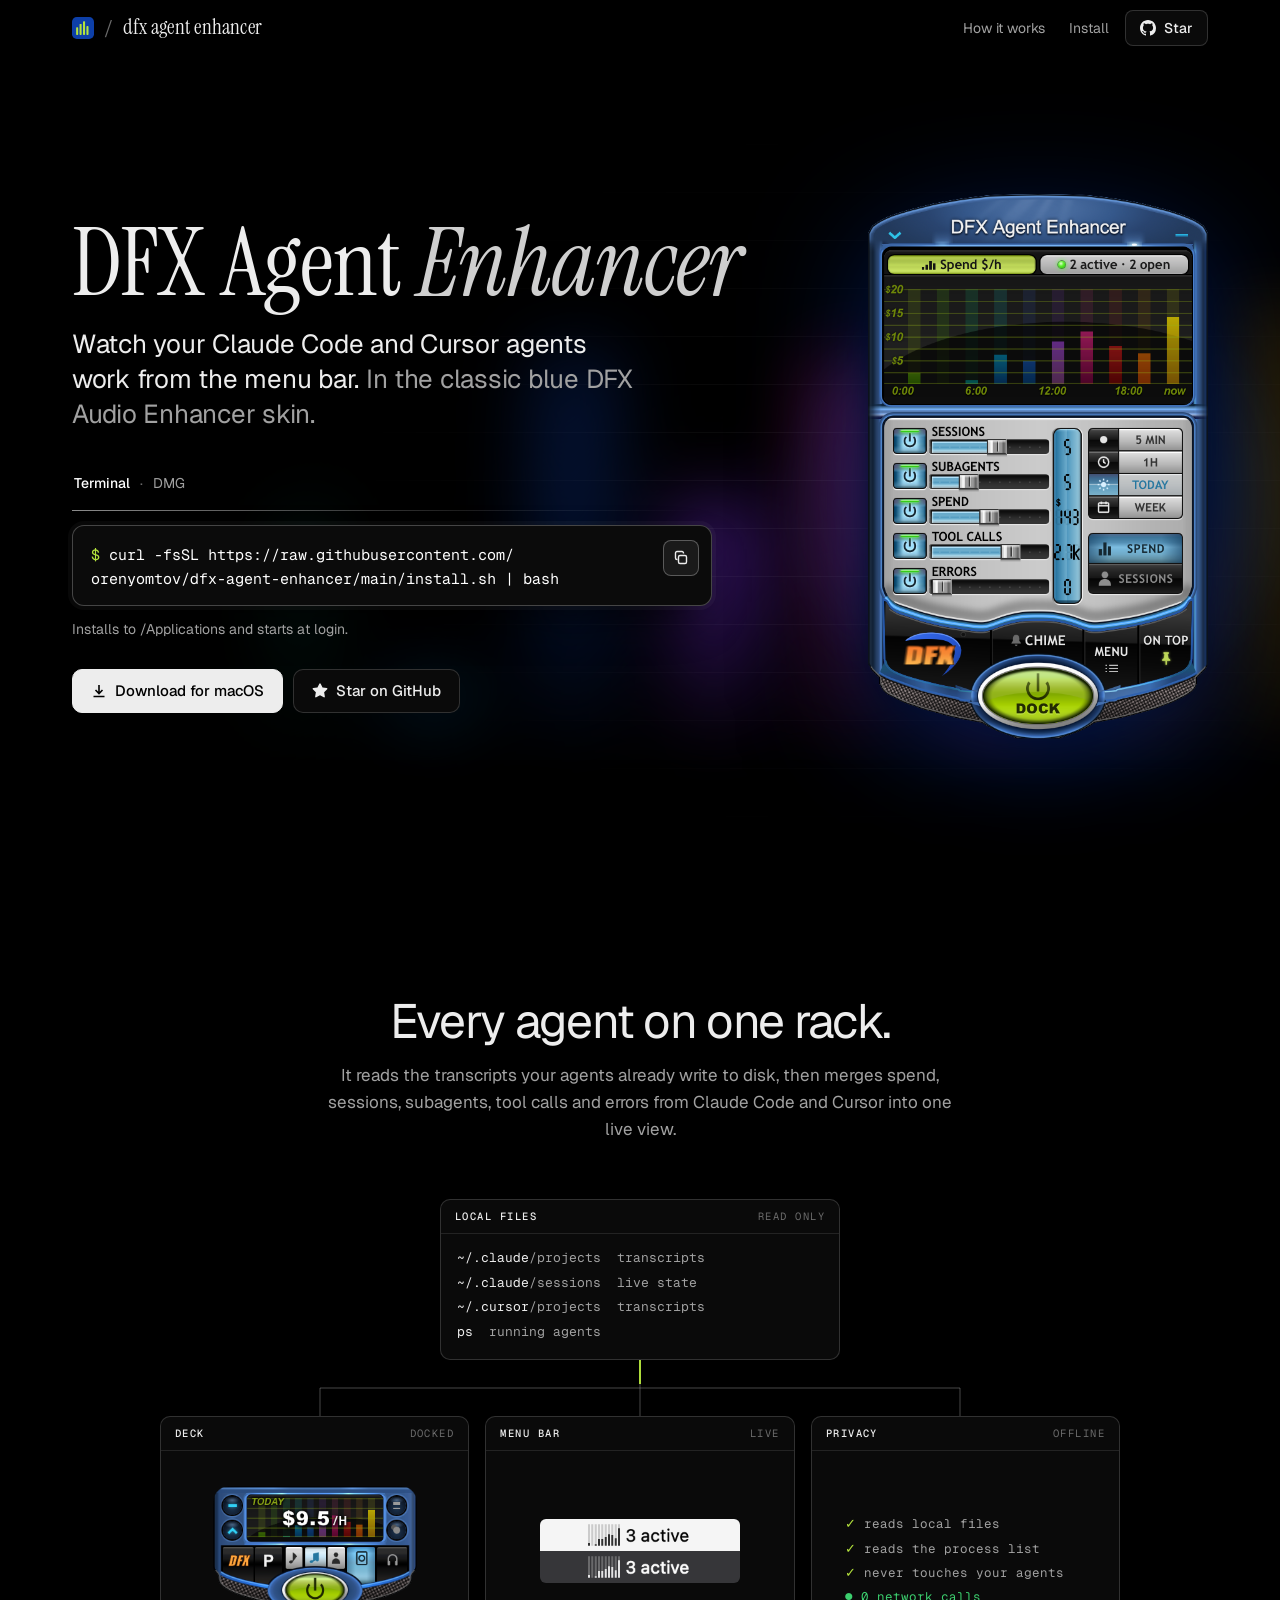
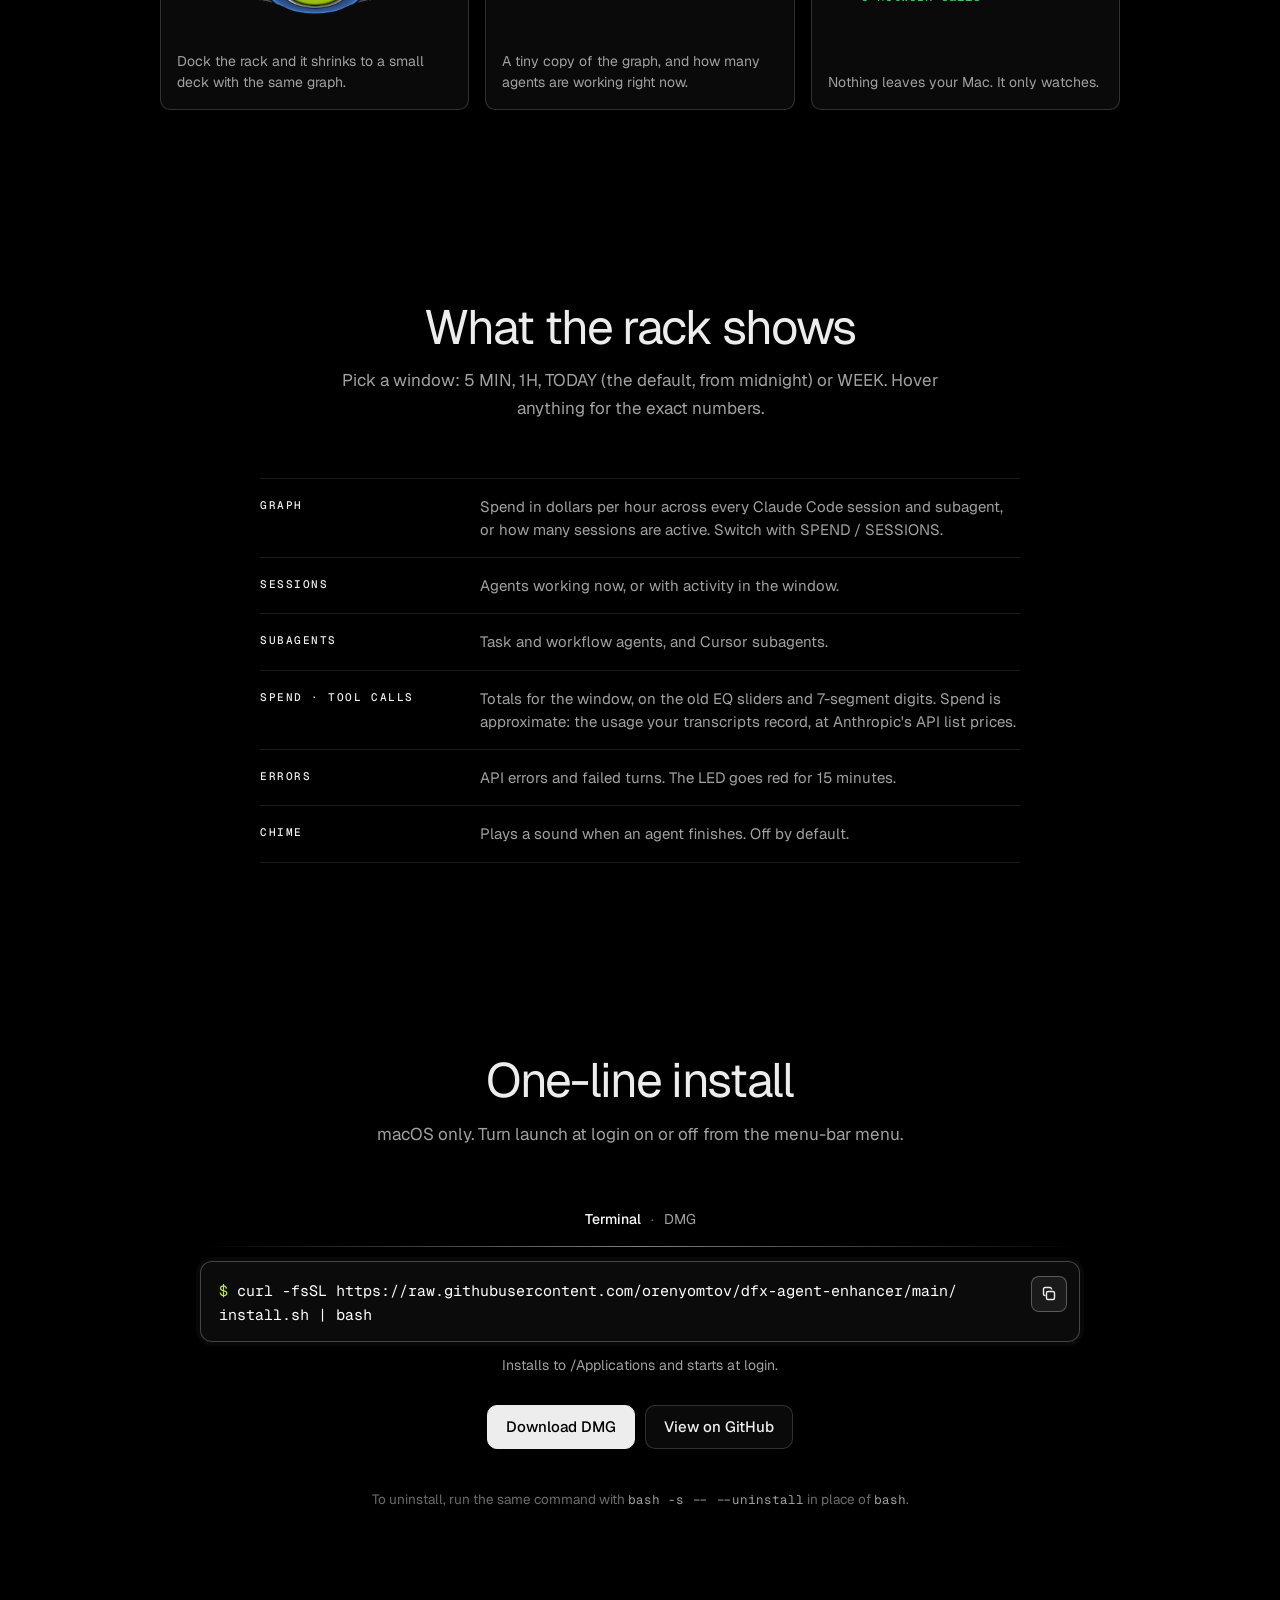
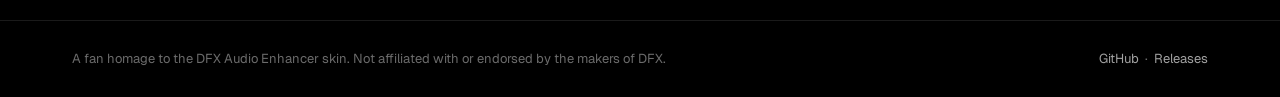
<file: docs/index.html>
<!doctype html>
<html lang="en">
<head>
<meta charset="utf-8">
<meta name="viewport" content="width=device-width, initial-scale=1, viewport-fit=cover">
<title>DFX Agent Enhancer</title>
<meta name="description" content="A macOS menu-bar widget that shows your Claude Code and Cursor agents at work, in the skin of the classic DFX Audio Enhancer.">
<meta name="theme-color" content="#000000">
<link rel="icon" href="favicon.svg" type="image/svg+xml">
<link rel="apple-touch-icon" href="apple-touch-icon.png">
<link rel="canonical" href="https://orenyomtov.github.io/dfx-agent-enhancer/">
<meta property="og:type" content="website">
<meta property="og:site_name" content="DFX Agent Enhancer">
<meta property="og:title" content="DFX Agent Enhancer">
<meta property="og:description" content="Your Claude Code and Cursor agents, live in your menu bar, in the classic blue DFX skin.">
<meta property="og:url" content="https://orenyomtov.github.io/dfx-agent-enhancer/">
<meta property="og:image" content="https://orenyomtov.github.io/dfx-agent-enhancer/og.png">
<meta property="og:image:width" content="1200">
<meta property="og:image:height" content="630">
<meta property="og:image:alt" content="The DFX Agent Enhancer rack showing today's agent spend in dollars per hour">
<meta name="twitter:card" content="summary_large_image">
<meta name="twitter:title" content="DFX Agent Enhancer">
<meta name="twitter:description" content="Your Claude Code and Cursor agents, live in your menu bar, in the classic blue DFX skin.">
<meta name="twitter:image" content="https://orenyomtov.github.io/dfx-agent-enhancer/og.png">
<link rel="preconnect" href="https://fonts.googleapis.com">
<link rel="preconnect" href="https://fonts.gstatic.com" crossorigin>
<link href="https://fonts.googleapis.com/css2?family=Geist:wght@300;400;500;600&family=Geist+Mono:wght@400;500&family=Instrument+Serif:ital@0;1&display=swap" rel="stylesheet">
<style>
:root {
  --bg: #000;
  --fg: #ededed;
  --muted: #a1a1a1;
  --dim: #6b6b6b;
  --line: rgba(255,255,255,.1);
  --line2: rgba(255,255,255,.16);
  --card: #0a0a0a;
  --lime: #b4e33d;
  --sans: "Geist", ui-sans-serif, system-ui, -apple-system, sans-serif;
  --mono: "Geist Mono", ui-monospace, SFMono-Regular, Menlo, monospace;
  --serif: "Instrument Serif", ui-serif, Georgia, serif;
  --pad: 16px;
}
@media (min-width: 768px) { :root { --pad: 32px; } }
* { box-sizing: border-box; }
html { -webkit-text-size-adjust: 100%; }
body {
  margin: 0; background: var(--bg); color: var(--fg);
  font: 400 16px/1.6 var(--sans);
  -webkit-font-smoothing: antialiased; -moz-osx-font-smoothing: grayscale;
  overflow-x: hidden;
}
a { color: inherit; text-decoration: none; }
img { display: block; max-width: 100%; height: auto; }
.wrap { max-width: 1200px; margin: 0 auto; padding: 0 var(--pad); }

/* nav */
nav {
  position: fixed; inset: 0 0 auto 0; z-index: 10;
  background: rgba(0,0,0,.6); backdrop-filter: saturate(160%) blur(12px); -webkit-backdrop-filter: saturate(160%) blur(12px);
  border-bottom: 1px solid transparent; transition: border-color .3s;
}
nav.scrolled { border-bottom-color: var(--line); }
nav .wrap { height: 56px; display: flex; align-items: center; gap: 12px; }
.brand { display: flex; align-items: center; gap: 10px; font-family: var(--serif); font-size: 21px; letter-spacing: .01em; }
.brand svg { width: 22px; height: 22px; }
.brand .slash { color: var(--dim); font-family: var(--sans); font-weight: 300; font-size: 20px; }
.navlinks { margin-left: auto; display: flex; align-items: center; gap: 8px; }
.navlink { color: var(--muted); font-size: 14px; padding: 6px 8px; transition: color .2s; }
.navlink:hover { color: var(--fg); }
@media (max-width: 560px) { .navlink.hide-sm, .brand .name-long { display: none; } }

.btn {
  display: inline-flex; align-items: center; justify-content: center; gap: 8px;
  height: 36px; padding: 0 14px; border-radius: 8px; font: 500 14px/1 var(--sans);
  border: 1px solid var(--line2); background: #0a0a0a; color: var(--fg);
  transition: background .2s, border-color .2s, transform .2s; white-space: nowrap;
}
.btn:hover { background: #161616; border-color: rgba(255,255,255,.28); }
.btn:active { transform: scale(.98); }
.btn svg { width: 16px; height: 16px; flex: none; }
.btn.primary { background: var(--fg); color: #000; border-color: var(--fg); }
.btn.primary:hover { background: #fff; }
.btn.lg { height: 44px; padding: 0 18px; font-size: 15px; border-radius: 10px; }
.count { font-family: var(--mono); font-size: 12px; color: var(--muted); padding-left: 8px; margin-left: 2px; border-left: 1px solid var(--line2); }
.count[hidden] { display: none; }

/* hero */
.hero::after { content: ""; position: absolute; inset: auto 0 0 0; height: 140px; z-index: 1; background: linear-gradient(transparent, var(--bg) 90%); pointer-events: none; }
.hero { position: relative; min-height: min(100svh, 940px); display: flex; align-items: center; padding: 104px 0 72px; overflow: hidden; isolation: isolate; }
#spectrum {
  position: absolute; left: -6%; top: -6%; width: 112%; height: 112%; z-index: -2;
  filter: blur(36px) saturate(140%); opacity: .55;
  -webkit-mask-image: radial-gradient(ellipse 70% 75% at 70% 75%, #000 20%, transparent 75%);
          mask-image: radial-gradient(ellipse 70% 75% at 70% 75%, #000 20%, transparent 75%);
}
.grid-lines {
  position: absolute; inset: 0; z-index: -1; pointer-events: none;
  background-image: linear-gradient(to bottom, rgba(255,255,255,.055) 1px, transparent 1px);
  background-size: 100% 48px;
  -webkit-mask-image: radial-gradient(ellipse 60% 60% at 70% 55%, #000 10%, transparent 70%);
          mask-image: radial-gradient(ellipse 60% 60% at 70% 55%, #000 10%, transparent 70%);
}
.hero-grid { display: grid; grid-template-columns: minmax(0, 1fr) auto; gap: 64px; align-items: center; width: 100%; }
h1 { margin: 0 0 20px; font: 400 clamp(56px, 7.4vw, 104px)/.92 var(--serif); letter-spacing: -.01em; }
h1 em { font-style: italic; color: #cfcfcf; }
.lede { margin: 0 0 36px; font-size: clamp(20px, 2.1vw, 26px); line-height: 1.35; font-weight: 400; color: var(--fg); max-width: 22em; letter-spacing: -.01em; }
.lede span { color: var(--muted); }

/* install block, in the spirit of vgpu's tabbed install */
.install { max-width: 640px; }
.tabs { display: flex; align-items: center; gap: 2px; font-size: 14px; margin-bottom: 12px; }
.tab { background: none; border: 0; padding: 4px 2px; font: inherit; color: var(--muted); cursor: pointer; transition: color .2s; }
.tab:hover { color: var(--fg); }
.tab[aria-selected="true"] { color: #fff; font-weight: 500; }
.tabs .dot { color: var(--dim); padding: 0 6px; }
.rule { height: 1px; background: linear-gradient(90deg, rgba(255,255,255,.55), rgba(255,255,255,.12) 60%, transparent); margin-bottom: 14px; }
.panes { position: relative; }
.pane[hidden] { display: none; }
.cmd {
  display: flex; align-items: flex-start; gap: 12px;
  font: 400 15px/1.6 var(--mono); color: #fff;
  background: #0b0b0b; border: 1px solid rgba(255,255,255,.24); border-radius: 12px;
  padding: 14px 12px 14px 18px;
  box-shadow: 0 0 0 4px rgba(255,255,255,.03), 0 20px 50px -20px rgba(0,0,0,.9);
}
.cmd code { flex: 1; min-width: 0; white-space: pre-wrap; overflow-wrap: anywhere; padding-top: 3px; font: inherit; }
.cmd .nw { white-space: nowrap; }
.cmd .ps { color: var(--lime); user-select: none; -webkit-user-select: none; }
.copy {
  flex: none; width: 36px; height: 36px; display: grid; place-items: center; border-radius: 8px;
  border: 1px solid rgba(255,255,255,.28); background: #1a1a1a; color: var(--fg); cursor: pointer;
  transition: color .2s, background .2s, border-color .2s;
}
.copy:hover { color: #fff; background: #262626; }
.copy svg { width: 16px; height: 16px; grid-area: 1/1; transition: opacity .2s, transform .2s; }
.copy .ok { opacity: 0; transform: scale(.6); color: var(--lime); }
.copy.done { border-color: rgba(180,227,61,.5); }
.copy.done .ic { opacity: 0; transform: scale(.6); }
.copy.done .ok { opacity: 1; transform: none; }
.note { margin: 12px 0 0; font-size: 14px; color: var(--muted); }
.note code { font: 13px var(--mono); color: var(--fg); }
.ctas { display: flex; flex-wrap: wrap; gap: 10px; margin-top: 28px; }

.rack { position: relative; width: 340px; }
.rack img { width: 100%; filter: drop-shadow(0 30px 60px rgba(0,40,140,.55)) drop-shadow(0 4px 12px rgba(0,0,0,.8)); animation: float 7s ease-in-out infinite; }
.rack::before {
  content: ""; position: absolute; inset: 12% -30% 0; z-index: -1;
  background: radial-gradient(closest-side, rgba(40,110,255,.35), transparent); filter: blur(10px);
}
@keyframes float { 50% { transform: translateY(-8px); } }

@media (max-width: 900px) {
  .hero { min-height: 0; padding: 96px 0 96px; text-align: center; }
  .hero + section { padding-top: 24px; }
  .hero-grid { grid-template-columns: 1fr; gap: 0; justify-items: center; }
  .hero-copy { display: contents; }
  .hero-copy .ctas { order: 2; margin-top: 36px; }
  .rack { order: 1; margin-top: 44px; }
  .lede { margin-left: auto; margin-right: auto; }
  .install { margin: 0 auto; text-align: left; width: 100%; }
  .tabs { justify-content: center; }
  .rule { background: linear-gradient(90deg, transparent, rgba(255,255,255,.5), transparent); }
  .note { text-align: center; }
  .ctas { justify-content: center; }
  .rack { width: min(272px, 74vw); }
  #spectrum { -webkit-mask-image: radial-gradient(ellipse 90% 45% at 50% 68%, #000 20%, transparent 75%); mask-image: radial-gradient(ellipse 90% 45% at 50% 68%, #000 20%, transparent 75%); }
  .grid-lines { -webkit-mask-image: radial-gradient(ellipse 80% 45% at 50% 78%, #000 10%, transparent 70%); mask-image: radial-gradient(ellipse 80% 45% at 50% 78%, #000 10%, transparent 70%); }
}
@media (max-width: 420px) {
  .cmd { font-size: 13px; padding-left: 14px; }
  .ctas .btn { flex: 1 1 100%; }
  .lede { font-size: 19px; }
}

/* sections */
section { padding: 96px 0; }
@media (max-width: 767px) { section { padding: 72px 0; } }
.head { text-align: center; max-width: 640px; margin: 0 auto 56px; }
h2 { margin: 0 0 14px; font: 400 clamp(32px, 4.4vw, 48px)/1.08 var(--sans); letter-spacing: -.035em; }
.head p { margin: 0; color: var(--muted); font-size: 17px; }

/* source -> outputs diagram */
.src {
  max-width: 400px; margin: 0 auto; border: 1px solid var(--line2); border-radius: 10px; background: var(--card);
  font: 13px/1.9 var(--mono); overflow: hidden;
}
.src .bar, .card .bar {
  display: flex; justify-content: space-between; gap: 8px; padding: 9px 14px; border-bottom: 1px solid var(--line);
  font: 500 10.5px/1.4 var(--mono); letter-spacing: .14em; text-transform: uppercase; color: var(--fg);
}
.bar .meta { color: var(--dim); font-weight: 400; }
.src ul { list-style: none; margin: 0; padding: 12px 16px 14px; color: var(--muted); }
.src li span { color: var(--fg); }
.tree { position: relative; height: 56px; max-width: 960px; margin: 0 auto; }
.tree svg { width: 100%; height: 100%; overflow: visible; }
.tree path { stroke: rgba(255,255,255,.28); stroke-width: 1; fill: none; vector-effect: non-scaling-stroke; }
.tree .pulse { stroke: var(--lime); stroke-width: 1.5; stroke-dasharray: 24 400; animation: flow 3.2s linear infinite; opacity: .9; }
@keyframes flow { from { stroke-dashoffset: 0; } to { stroke-dashoffset: -424; } }
.cards { display: grid; grid-template-columns: repeat(3, 1fr); gap: 16px; max-width: 960px; margin: 0 auto; }
.card { border: 1px solid var(--line2); border-radius: 10px; background: var(--card); overflow: hidden; display: flex; flex-direction: column; transition: border-color .3s, transform .3s; }
.card:hover { border-color: rgba(255,255,255,.3); transform: translateY(-2px); }
.card .body { flex: 1; display: grid; place-items: center; padding: 28px 18px; min-height: 200px; }
.card .cap { padding: 0 16px 16px; margin: 0; color: var(--muted); font-size: 14px; line-height: 1.5; }
.card .deck { width: 204px; }
.card .menubar { width: 200px; border-radius: 6px; }
.term { font: 12.5px/1.95 var(--mono); color: var(--muted); width: 100%; max-width: 240px; }
.term .ok { color: var(--lime); }
.term .g { color: #3ccf6e; }
@media (max-width: 860px) {
  .tree { display: none; }
  .src { margin-bottom: 16px; }
  .cards { grid-template-columns: 1fr; max-width: 400px; }
}

/* the rack, explained */
.explain { max-width: 760px; margin: 0 auto; }
.rows { list-style: none; margin: 0; padding: 0; border-top: 1px solid var(--line); }
.rows li { display: grid; grid-template-columns: 200px minmax(0, 1fr); gap: 20px; padding: 16px 0; border-bottom: 1px solid var(--line); }
.rows b { font: 500 11px/1.9 var(--mono); letter-spacing: .14em; text-transform: uppercase; color: var(--fg); }
.rows span { color: var(--muted); font-size: 15px; line-height: 1.55; }
@media (max-width: 860px) {
  .rows li { grid-template-columns: 1fr; gap: 4px; }
}

/* closing */
.closing { text-align: center; position: relative; }
.closing .install { margin: 0 auto; text-align: left; max-width: 880px; }
.closing .tabs { justify-content: center; }
.closing .rule { background: linear-gradient(90deg, transparent, rgba(255,255,255,.5), transparent); }
.closing .note { text-align: center; }
.closing .ctas { justify-content: center; }
.small { margin-top: 40px; color: var(--dim); font-size: 13.5px; }
.small code { font: 12.5px var(--mono); color: var(--muted); word-break: break-all; }

footer { border-top: 1px solid var(--line); padding: 28px 0 calc(28px + env(safe-area-inset-bottom)); color: var(--dim); font-size: 13px; }
footer .wrap { display: flex; flex-wrap: wrap; gap: 12px 24px; justify-content: space-between; }
footer a { color: var(--muted); }
footer a:hover { color: var(--fg); }

/* entrance */
/* entrance: content is always visible; motion is only an enhancement */
@media (prefers-reduced-motion: no-preference) {
  .rise { animation: rise .9s cubic-bezier(.2,.7,.2,1) both; }
  .d1 { animation-delay: .08s; } .d2 { animation-delay: .16s; } .d3 { animation-delay: .24s; } .d4 { animation-delay: .32s; }
  .reveal { transition: transform .8s cubic-bezier(.2,.7,.2,1); }
  .reveal.pre:not(.in) { transform: translateY(20px); }
}
@keyframes rise { from { transform: translateY(14px); } }
@media (prefers-reduced-motion: reduce) {
  .rack img, .tree .pulse { animation: none; }
}
</style>
</head>
<body>

<nav id="nav">
  <div class="wrap">
    <a class="brand" href="./" aria-label="DFX Agent Enhancer home">
      <svg viewBox="0 0 32 32" aria-hidden="true"><rect width="32" height="32" rx="7" fill="#0d3fa8"/><rect x="6" y="15" width="3" height="11" rx="1" fill="#b4e33d"/><rect x="11" y="10" width="3" height="16" rx="1" fill="#b4e33d"/><rect x="16" y="6" width="3" height="20" rx="1" fill="#b4e33d"/><rect x="21" y="13" width="3" height="13" rx="1" fill="#b4e33d"/></svg>
      <span class="slash">/</span><span>dfx<span class="name-long"> agent enhancer</span></span>
    </a>
    <div class="navlinks">
      <a class="navlink hide-sm" href="#how">How it works</a>
      <a class="navlink hide-sm" href="#install">Install</a>
      <a class="btn star" href="https://github.com/orenyomtov/dfx-agent-enhancer" aria-label="Star DFX Agent Enhancer on GitHub">
        <svg viewBox="0 0 16 16" fill="currentColor" aria-hidden="true"><path d="M8 0C3.58 0 0 3.58 0 8c0 3.54 2.29 6.53 5.47 7.59.4.07.55-.17.55-.38 0-.19-.01-.82-.01-1.49-2.01.37-2.53-.49-2.69-.94-.09-.23-.48-.94-.82-1.13-.28-.15-.68-.52-.01-.53.63-.01 1.08.58 1.23.82.72 1.21 1.87.87 2.33.66.07-.52.28-.87.51-1.07-1.78-.2-3.64-.89-3.64-3.95 0-.87.31-1.59.82-2.15-.08-.2-.36-1.02.08-2.12 0 0 .67-.21 2.2.82.64-.18 1.32-.27 2-.27.68 0 1.36.09 2 .27 1.53-1.04 2.2-.82 2.2-.82.44 1.1.16 1.92.08 2.12.51.56.82 1.27.82 2.15 0 3.07-1.87 3.75-3.65 3.95.29.25.54.73.54 1.48 0 1.07-.01 1.93-.01 2.2 0 .21.15.46.55.38A8.013 8.013 0 0016 8c0-4.42-3.58-8-8-8z"/></svg>
        Star<span class="count" hidden></span>
      </a>
    </div>
  </div>
</nav>

<header class="hero">
  <canvas id="spectrum" aria-hidden="true"></canvas>
  <div class="grid-lines" aria-hidden="true"></div>
  <div class="wrap hero-grid">
    <div class="hero-copy">
      <h1 class="rise">DFX Agent <em>Enhancer</em></h1>
      <p class="lede rise d1">Watch your Claude Code and Cursor agents work from the menu bar. <span>In the classic blue DFX Audio Enhancer skin.</span></p>
      <div class="install rise d2" data-install>
        <div class="tabs" role="tablist">
          <button class="tab" role="tab" aria-selected="true" data-tab="sh">Terminal</button><span class="dot">·</span><button class="tab" role="tab" aria-selected="false" data-tab="dmg">DMG</button>
        </div>
        <div class="rule"></div>
        <div class="panes">
          <div class="pane" data-pane="sh">
            <div class="cmd"><code><span class="ps">$ </span><span class="c">curl -fsSL https://raw.githubusercontent.com/<wbr>orenyomtov/<span class="nw">dfx-agent-enhancer/</span><wbr>main/<wbr>install.sh | bash</span></code><button class="copy" type="button" aria-label="Copy install command"><svg class="ic" viewBox="0 0 16 16" fill="none" stroke="currentColor" stroke-width="1.4"><rect x="5.5" y="5.5" width="8" height="8" rx="1.5"/><path d="M10.5 3.5v-.5a1.5 1.5 0 00-1.5-1.5H4A1.5 1.5 0 002.5 3v5A1.5 1.5 0 004 9.5h.5"/></svg><svg class="ok" viewBox="0 0 16 16" fill="none" stroke="currentColor" stroke-width="1.8"><path d="M3 8.5l3 3 7-7"/></svg></button></div>
            <p class="note">Installs to /Applications and starts at login.</p>
          </div>
          <div class="pane" data-pane="dmg" hidden>
            <div class="cmd"><code><span class="ps">1 </span>Download the DMG. Drag the app into Applications.
<span class="ps">2 </span>Open it once, then System Settings &gt; Privacy &amp; Security &gt; Open Anyway.</code></div>
            <p class="note">The app isn't notarized, so macOS asks once. The terminal install skips this step.</p>
          </div>
        </div>
      </div>
      <div class="ctas rise d3">
        <a class="btn primary lg" href="https://github.com/orenyomtov/dfx-agent-enhancer/releases/latest/download/DFX-Agent-Enhancer.dmg">
          <svg viewBox="0 0 16 16" fill="none" stroke="currentColor" stroke-width="1.6" aria-hidden="true"><path d="M8 2v8.5M4.5 7 8 10.5 11.5 7M2.5 13.5h11"/></svg>Download for macOS
        </a>
        <a class="btn lg star" href="https://github.com/orenyomtov/dfx-agent-enhancer">
          <svg viewBox="0 0 16 16" fill="currentColor" aria-hidden="true"><path d="M8 .25a.75.75 0 01.673.418l1.882 3.815 4.21.612a.75.75 0 01.416 1.279l-3.046 2.97.719 4.192a.75.75 0 01-1.088.791L8 12.347l-3.766 1.98a.75.75 0 01-1.088-.79l.72-4.194L.818 6.374a.75.75 0 01.416-1.28l4.21-.611L7.327.668A.75.75 0 018 .25z"/></svg>Star on GitHub<span class="count" hidden></span>
        </a>
      </div>
    </div>
    <div class="rack rise d4">
      <img src="panel.png" width="272" height="436" alt="The DFX Agent Enhancer rack: a dollars-per-hour graph of today, rows for sessions, subagents, spend, tool calls and errors, and the green DOCK button">
    </div>
  </div>
</header>

<section id="how">
  <div class="wrap">
    <div class="head reveal">
      <h2>Every agent on one rack.</h2>
      <p>It reads the transcripts your agents already write to disk, then merges spend, sessions, subagents, tool calls and errors from Claude Code and Cursor into one live view.</p>
    </div>
    <div class="src reveal">
      <div class="bar"><span>Local files</span><span class="meta">read only</span></div>
      <ul>
        <li><span>~/.claude</span>/projects &nbsp;transcripts</li>
        <li><span>~/.claude</span>/sessions &nbsp;live state</li>
        <li><span>~/.cursor</span>/projects &nbsp;transcripts</li>
        <li><span>ps</span> &nbsp;running agents</li>
      </ul>
    </div>
    <div class="tree reveal" aria-hidden="true">
      <svg viewBox="0 0 960 56" preserveAspectRatio="none">
        <path d="M480 0V28M160 28H800M160 28V56M480 28V56M800 28V56"/>
        <path class="pulse" d="M480 0V28H160V56"/><path class="pulse" d="M480 0V56" style="animation-delay:-1s"/><path class="pulse" d="M480 0V28H800V56" style="animation-delay:-2s"/>
      </svg>
    </div>
    <div class="cards">
      <div class="card reveal">
        <div class="bar"><span>Deck</span><span class="meta">docked</span></div>
        <div class="body"><img class="deck" src="deck.png" width="146" height="92" alt="The docked deck showing $15 per hour"></div>
        <p class="cap">Dock the rack and it shrinks to a small deck with the same graph.</p>
      </div>
      <div class="card reveal">
        <div class="bar"><span>Menu bar</span><span class="meta">live</span></div>
        <div class="body"><img class="menubar" src="menubar.png" width="150" height="48" alt="The menu-bar icon, a tiny live graph next to 2 active, in light and dark mode"></div>
        <p class="cap">A tiny copy of the graph, and how many agents are working right now.</p>
      </div>
      <div class="card reveal">
        <div class="bar"><span>Privacy</span><span class="meta">offline</span></div>
        <div class="body">
          <div class="term">
            <div><span class="ok">✓</span> reads local files</div>
            <div><span class="ok">✓</span> reads the process list</div>
            <div><span class="ok">✓</span> never touches your agents</div>
            <div class="g">● 0 network calls</div>
          </div>
        </div>
        <p class="cap">Nothing leaves your Mac. It only watches.</p>
      </div>
    </div>
  </div>
</section>

<section>
  <div class="wrap">
    <div class="head reveal">
      <h2>What the rack shows</h2>
      <p>Pick a window: 5 MIN, 1H, TODAY (the default, from midnight) or WEEK. Hover anything for the exact numbers.</p>
    </div>
    <div class="explain">
      <ul class="rows reveal">
        <li><b>Graph</b><span>Spend in dollars per hour across every Claude Code session and subagent, or how many sessions are active. Switch with SPEND / SESSIONS.</span></li>
        <li><b>Sessions</b><span>Agents working now, or with activity in the window.</span></li>
        <li><b>Subagents</b><span>Task and workflow agents, and Cursor subagents.</span></li>
        <li><b>Spend · Tool calls</b><span>Totals for the window, on the old EQ sliders and 7-segment digits. Spend is approximate: the usage your transcripts record, at Anthropic's API list prices.</span></li>
        <li><b>Errors</b><span>API errors and failed turns. The LED goes red for 15 minutes.</span></li>
        <li><b>Chime</b><span>Plays a sound when an agent finishes. Off by default.</span></li>
      </ul>
    </div>
  </div>
</section>

<section class="closing" id="install">
  <div class="wrap">
    <div class="head reveal">
      <h2>One-line install</h2>
      <p>macOS only. Turn launch at login on or off from the menu-bar menu.</p>
    </div>
    <div class="install reveal" data-install>
      <div class="tabs" role="tablist">
        <button class="tab" role="tab" aria-selected="true" data-tab="sh">Terminal</button><span class="dot">·</span><button class="tab" role="tab" aria-selected="false" data-tab="dmg">DMG</button>
      </div>
      <div class="rule"></div>
      <div class="panes">
        <div class="pane" data-pane="sh">
          <div class="cmd"><code><span class="ps">$ </span><span class="c">curl -fsSL https://raw.githubusercontent.com/<wbr>orenyomtov/<span class="nw">dfx-agent-enhancer/</span><wbr>main/<wbr>install.sh | bash</span></code><button class="copy" type="button" aria-label="Copy install command"><svg class="ic" viewBox="0 0 16 16" fill="none" stroke="currentColor" stroke-width="1.4"><rect x="5.5" y="5.5" width="8" height="8" rx="1.5"/><path d="M10.5 3.5v-.5a1.5 1.5 0 00-1.5-1.5H4A1.5 1.5 0 002.5 3v5A1.5 1.5 0 004 9.5h.5"/></svg><svg class="ok" viewBox="0 0 16 16" fill="none" stroke="currentColor" stroke-width="1.8"><path d="M3 8.5l3 3 7-7"/></svg></button></div>
          <p class="note">Installs to /Applications and starts at login.</p>
        </div>
        <div class="pane" data-pane="dmg" hidden>
          <div class="cmd"><code><span class="ps">1 </span>Download the DMG. Drag the app into Applications.
<span class="ps">2 </span>Open it once, then System Settings &gt; Privacy &amp; Security &gt; Open Anyway.</code></div>
          <p class="note">The app isn't notarized, so macOS asks once. The terminal install skips this step.</p>
        </div>
      </div>
    </div>
    <div class="ctas reveal">
      <a class="btn primary lg" href="https://github.com/orenyomtov/dfx-agent-enhancer/releases/latest/download/DFX-Agent-Enhancer.dmg">Download DMG</a>
      <a class="btn lg" href="https://github.com/orenyomtov/dfx-agent-enhancer">View on GitHub</a>
    </div>
    <p class="small reveal">To uninstall, run the same command with <code style="white-space:nowrap">bash -s -- --uninstall</code> in place of <code>bash</code>.</p>
  </div>
</section>

<footer>
  <div class="wrap">
    <span>A fan homage to the DFX Audio Enhancer skin. Not affiliated with or endorsed by the makers of DFX.</span>
    <span><a href="https://github.com/orenyomtov/dfx-agent-enhancer">GitHub</a> &nbsp;·&nbsp; <a href="https://github.com/orenyomtov/dfx-agent-enhancer/releases/latest">Releases</a></span>
  </div>
</footer>

<script>
// install tabs + copy
document.querySelectorAll('[data-install]').forEach(box => {
  const tabs = box.querySelectorAll('.tab');
  tabs.forEach(t => t.addEventListener('click', () => {
    tabs.forEach(x => x.setAttribute('aria-selected', x === t));
    box.querySelectorAll('.pane').forEach(p => p.hidden = p.dataset.pane !== t.dataset.tab);
  }));
});
document.querySelectorAll('.copy').forEach(b => b.addEventListener('click', async () => {
  const text = b.parentElement.querySelector('.c').textContent;
  try { await navigator.clipboard.writeText(text); }
  catch (e) {
    const ta = Object.assign(document.createElement('textarea'), { value: text });
    ta.style.cssText = 'position:fixed;opacity:0'; document.body.appendChild(ta); ta.select();
    try { document.execCommand('copy'); } catch (_) {}
    ta.remove();
  }
  b.classList.add('done'); b.setAttribute('aria-label', 'Copied');
  clearTimeout(b._t); b._t = setTimeout(() => { b.classList.remove('done'); b.setAttribute('aria-label', 'Copy install command'); }, 1800);
}));

// live star count, hidden if the API is unavailable or the count is 0
fetch('https://api.github.com/repos/orenyomtov/dfx-agent-enhancer')
  .then(r => r.ok ? r.json() : null)
  .then(d => {
    const n = d && d.stargazers_count;
    if (!n) return;
    const s = n >= 1000 ? (n / 1000).toFixed(n >= 10000 ? 0 : 1).replace(/\.0$/, '') + 'k' : String(n);
    document.querySelectorAll('.count').forEach(c => { c.textContent = s; c.hidden = false; });
  }).catch(() => {});

// nav border on scroll
const nav = document.getElementById('nav');
addEventListener('scroll', () => nav.classList.toggle('scrolled', scrollY > 8), { passive: true });

// reveal on scroll: only hides elements that start below the fold, and only when motion is welcome
if ('IntersectionObserver' in window && !matchMedia('(prefers-reduced-motion: reduce)').matches) {
  const io = new IntersectionObserver(es => es.forEach(e => {
    if (e.isIntersecting) { e.target.classList.add('in'); io.unobserve(e.target); }
  }), { rootMargin: '0px 0px -8% 0px' });
  document.querySelectorAll('.reveal').forEach(el => {
    if (el.getBoundingClientRect().top > innerHeight) { el.classList.add('pre'); io.observe(el); }
  });
}

// hero background: the rack's spectrum, drawn small and blurred by CSS
(() => {
  const c = document.getElementById('spectrum'), g = c.getContext('2d');
  const W = 96, H = 54; c.width = W; c.height = H;
  const cols = ['#8fd13f', '#3fbf5a', '#2bb3a0', '#2b8fe0', '#2a5cf0', '#7a3fe0', '#d2338a', '#e0303a', '#ef6a1f', '#e8b51e'];
  const still = matchMedia('(prefers-reduced-motion: reduce)').matches;
  let t0 = performance.now(), last = 0;
  function draw(now) {
    const t = (now - t0) / 1000, n = cols.length, bw = W / n;
    g.clearRect(0, 0, W, H);
    for (let i = 0; i < n; i++) {
      const v = .35 + .3 * Math.sin(t * .7 + i * 1.3) + .2 * Math.sin(t * 1.9 + i * 2.7) + .12 * Math.sin(t * 3.1 + i);
      const base = H * .78, h = Math.max(.08, Math.min(1, v)) * base * .9;
      const gr = g.createLinearGradient(0, base - h, 0, base);
      gr.addColorStop(0, cols[i]); gr.addColorStop(1, cols[i] + '22');
      g.fillStyle = gr;
      g.fillRect(i * bw + bw * .18, base - h, bw * .64, h);
    }
  }
  function loop(now) {
    if (now - last > 33) { draw(now); last = now; }
    requestAnimationFrame(loop);
  }
  still ? draw(t0 + 2000) : requestAnimationFrame(loop);
})();
</script>
</body>
</html>
</file>
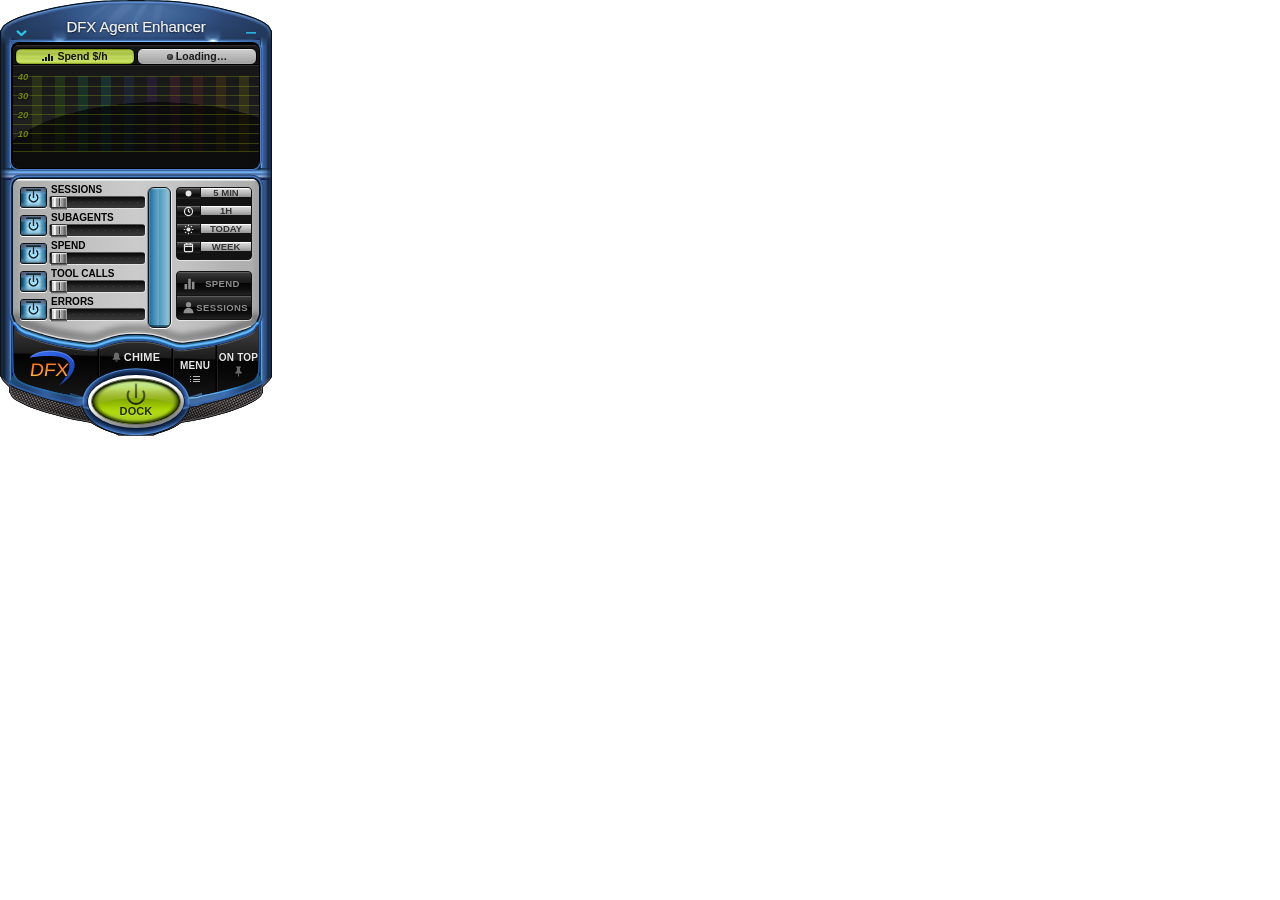
<file: src/dfx_agent_enhancer/ui/index.html>
<!doctype html>
<html lang="en">
<head>
<meta charset="utf-8">
<title>DFX Agent Enhancer</title>
<link rel="stylesheet" href="assets/outlines.css">
<link rel="stylesheet" href="app.css">
</head>
<body class="mode-panel">

<!-- ======================= main panel: 272 x 436, the classic blue DFX window ======================= -->
<div id="panel" class="view">
  <img class="shell drag" src="assets/panel-shell.svg" alt="" draggable="false">
  <div class="title drag">DFX Agent Enhancer</div>
  <button id="chev" class="winbtn chev" data-tip="Dock (collapse to the deck)"><svg viewBox="0 0 11 6"><path d="M1 0.9 5.5 5 10 0.9"/></svg></button>
  <button id="dash" class="winbtn dash" data-tip="Hide (the menu-bar item keeps running)"></button>

  <div class="screen">
    <div class="tabstrip">
      <span id="tab-lime" class="tab lime"><i class="ico-bars"><b></b><b></b><b></b><b></b></i><span id="lime-text">Spend $/h</span></span>
      <span id="readout" class="tab silver"><i id="rled" class="rled off"></i><span id="tab-text">Loading…</span></span>
    </div>
    <div id="plot" class="plot">
      <div id="tracks" class="layer"></div>
      <div class="layer arc"></div>
      <div id="fills" class="layer"></div>
      <div class="layer arc thin"></div>
      <div class="layer grid"><!-- linear scale: even rows at eighths of the 76 px track (y76 ... y151) -->
        <i style="top:11px"></i><i style="top:20.5px"></i><i style="top:30px"></i><i style="top:39.5px"></i><i style="top:49px"></i>
        <i style="top:58.5px"></i><i style="top:68px"></i><i style="top:77.5px"></i><i style="top:86px"></i>
      </div>
      <div id="ylab" class="db"><span style="top:11px">40</span><span style="top:30px">30</span><span style="top:49px">20</span><span style="top:68px">10</span></div>
      <div id="axis" class="axis"></div>
      <div id="note" class="note"></div>
      <div id="cols" class="cols"></div>
    </div>
  </div>

  <div class="rows">
    <div class="row" id="row-sessions" style="top:187px"><span class="key-led"><svg class="pwr" viewBox="0 0 25 19"><path class="hl" d="M9.62 6.4A4.3 4.3 0 1 0 15.38 6.4M12.5 3V10"/><path d="M9.62 6.4A4.3 4.3 0 1 0 15.38 6.4M12.5 3V10"/></svg><i class="led off"></i></span><span class="lbl">SESSIONS</span><span class="track"><span class="fill"></span><i class="dots"></i><i class="thumb"></i></span></div>
    <div class="row" id="row-subagents" style="top:215px"><span class="key-led"><svg class="pwr" viewBox="0 0 25 19"><path class="hl" d="M9.62 6.4A4.3 4.3 0 1 0 15.38 6.4M12.5 3V10"/><path d="M9.62 6.4A4.3 4.3 0 1 0 15.38 6.4M12.5 3V10"/></svg><i class="led off"></i></span><span class="lbl">SUBAGENTS</span><span class="track"><span class="fill"></span><i class="dots"></i><i class="thumb"></i></span></div>
    <div class="row" id="row-spend" style="top:243px"><span class="key-led"><svg class="pwr" viewBox="0 0 25 19"><path class="hl" d="M9.62 6.4A4.3 4.3 0 1 0 15.38 6.4M12.5 3V10"/><path d="M9.62 6.4A4.3 4.3 0 1 0 15.38 6.4M12.5 3V10"/></svg><i class="led off"></i></span><span class="lbl">SPEND</span><span class="track"><span class="fill"></span><i class="dots"></i><i class="thumb"></i></span></div>
    <div class="row" id="row-tools" style="top:271px"><span class="key-led"><svg class="pwr" viewBox="0 0 25 19"><path class="hl" d="M9.62 6.4A4.3 4.3 0 1 0 15.38 6.4M12.5 3V10"/><path d="M9.62 6.4A4.3 4.3 0 1 0 15.38 6.4M12.5 3V10"/></svg><i class="led off"></i></span><span class="lbl">TOOL CALLS</span><span class="track"><span class="fill"></span><i class="dots"></i><i class="thumb"></i></span></div>
    <div class="row" id="row-errors" style="top:299px"><span class="key-led"><svg class="pwr" viewBox="0 0 25 19"><path class="hl" d="M9.62 6.4A4.3 4.3 0 1 0 15.38 6.4M12.5 3V10"/><path d="M9.62 6.4A4.3 4.3 0 1 0 15.38 6.4M12.5 3V10"/></svg><i class="led off"></i></span><span class="lbl">ERRORS</span><span class="track"><span class="fill"></span><i class="dots"></i><i class="thumb"></i></span></div>
  </div>
  <div id="digits" class="digits"></div>

  <div class="keys g1">
    <button class="wkey" data-w="now" data-tip="Last 5 minutes, in 30 s bars"><span class="ic"><svg viewBox="0 0 12 12"><circle cx="6" cy="6" r="3.2"/></svg></span><span class="tx">5 MIN</span></button>
    <button class="wkey" data-w="1h" data-tip="Last hour, in 6 min bars"><span class="ic"><svg viewBox="0 0 12 12"><circle cx="6" cy="6" r="4.4" class="o"/><path d="M6 3.4V6l1.8 1.2" class="o"/></svg></span><span class="tx">1H</span></button>
    <button class="wkey" data-w="today" data-tip="Today, from midnight to now (the bars widen through the day)"><span class="ic"><svg viewBox="0 0 12 12"><circle cx="6" cy="6" r="2.3"/><path d="M6 .8v1.6M6 9.6v1.6M.8 6h1.6M9.6 6h1.6M2.3 2.3l1.1 1.1M8.6 8.6l1.1 1.1M2.3 9.7l1.1-1.1M8.6 3.4l1.1-1.1" class="o"/></svg></span><span class="tx">TODAY</span></button>
    <button class="wkey" data-w="week" data-tip="Last 7 days, in 16.8 h bars"><span class="ic"><svg viewBox="0 0 12 12"><rect x="1.6" y="2.4" width="8.8" height="8" rx=".8" class="o"/><path d="M1.6 4.8h8.8M4 1.2v2.2M8 1.2v2.2" class="o"/></svg></span><span class="tx">WEEK</span></button>
  </div>
  <div class="keys g2">
    <button class="bkey" data-m="spend" data-tip="Graph: spend per hour (approximate API cost)"><span class="ic"><svg viewBox="0 0 12 14"><path d="M.6 13.2h2.8V7.6H.6zM4.6 13.2h2.8V1.8H4.6zM8.6 13.2h2.8V5.2H8.6z"/></svg></span><span class="tx">SPEND</span></button>
    <button class="bkey" data-m="sessions" data-tip="Graph: active sessions"><span class="ic"><svg viewBox="0 0 12 14"><circle cx="6" cy="3.9" r="2.9"/><path d="M.6 13.4c0-4 2.4-5.9 5.4-5.9s5.4 1.9 5.4 5.9z"/></svg></span><span class="tx">SESSIONS</span></button>
  </div>

  <!-- the original PRESETS / MENU / SKINS panels: CHIME and ON TOP are toggles, their icon lights when on -->
  <button id="chime" class="bandbtn presets"><i class="ico-bell"><svg viewBox="0 0 9 10"><path d="M4.5.6C2.9.6 1.9 1.8 1.9 3.5v2L.7 7.1v.6h7.6v-.6L7.1 5.5v-2C7.1 1.8 6.1.6 4.5.6zM3.3 8.4a1.2 1.2 0 0 0 2.4 0z"/></svg></i>CHIME</button>
  <button id="menu" class="bandbtn menu" data-tip="Menu: sessions working now, today's totals, settings">MENU<i class="ico-list"><b></b><b></b><b></b></i></button>
  <button id="top" class="bandbtn skins">ON TOP<i class="ico-pin"><svg viewBox="0 0 9 11"><path d="M2.3.6h4.4v1.1l-.9.5.5 3 1.5 1.3v.9H1.2v-.9l1.5-1.3.5-3-.9-.5z"/><path class="o" d="M4.5 7.4v3.2"/></svg></i></button>

  <button id="oval" class="oval" data-tip="Dock (collapse to the deck)">
    <svg class="pw" viewBox="0 0 88 45"><defs><linearGradient id="pwg" gradientUnits="userSpaceOnUse" x1="0" y1="4" x2="0" y2="26"><stop offset="0" stop-color="#222b02" stop-opacity=".5"/><stop offset=".55" stop-color="#222b02" stop-opacity=".75"/><stop offset="1" stop-color="#1d2600"/></linearGradient></defs><path d="M37.12 11.68A8.4 8.4 0 1 0 50.88 11.68M44 4.5V19"/></svg>
    <span>DOCK</span>
  </button>
  <div id="tip" class="tip"></div>
</div>

<!-- ======================= mini deck: 146 x 92, the panel minimized ======================= -->
<div id="mini" class="view">
  <img class="shell drag" src="assets/mini-shell.svg" alt="" draggable="false">
  <button id="dome-hide" class="dome" style="left:7.2px;top:7.3px" title="Hide (the menu-bar item keeps running)"><b class="g-minus"></b></button>
  <button id="dome-expand" class="dome" style="left:7.2px;top:24.9px" title="Expand to the panel"><svg class="g-up" viewBox="0 0 8 5"><path d="M1 4.2 4 1.2 7 4.2"/></svg></button>
  <button id="dome-menu" class="dome" style="left:124.9px;top:7.3px" title="Menu"><b class="g-list"></b></button>
  <button class="dome" style="left:124.9px;top:24.9px" title="(decorative)"><b class="g-skin"></b></button>
  <div id="mscreen" class="mscreen drag" title="Expand to the panel">
    <div id="mtracks" class="layer"></div>
    <div class="layer arc"></div>
    <div id="mfills" class="layer"></div>
    <div class="layer grid"><i style="top:2px"></i><i style="top:9px"></i><i style="top:16px"></i><i style="top:23px"></i><i style="top:29px"></i></div>
    <div id="mini-text" class="mtext idle"><b id="mbig">…</b><small id="msmall"></small></div>
    <i id="mwin" class="mwin"></i>
  </div>
  <div class="mkeys">
    <i title="DFX (decorative)" class="mk black dfx" style="left:6.2px;width:23.8px">DFX</i>
    <i title="Presets (decorative)" class="mk black p" style="left:29.2px;width:21.3px">P</i>
    <i title="Music type I (decorative)" class="mk silver" style="left:50.9px;width:14px"><svg viewBox="0 0 8 10"><path d="M3 8.2a1.3 1.1 0 1 1-1.3-1.1H3V1.2c1 .9 2.6 1.6 3 3"/></svg></i>
    <i title="Music type II (decorative)" class="mk palebl" style="left:64.9px;width:16.9px"><svg viewBox="0 0 8 10"><path d="M2.6 8a1.2 1 0 1 1-1.2-1H2.6V2.2l4.2-1v5.6a1.2 1 0 1 1-1.2-1h1.2"/></svg></i>
    <i title="Speech (decorative)" class="mk silver" style="left:81px;width:14.5px"><svg viewBox="0 0 8 10"><circle cx="4" cy="3" r="1.6"/><path d="M1 9.4c0-2.6 1.4-3.8 3-3.8s3 1.2 3 3.8z"/></svg></i>
    <i title="Speakers (decorative)" class="mk cyan" style="left:95.1px;width:21.9px"><svg viewBox="0 0 10 12"><rect x="1" y="1" width="8" height="10" rx="1" class="o"/><circle cx="5" cy="6" r="2.2" class="o"/></svg></i>
    <i title="Headphones (decorative)" class="mk black hp" style="left:116.6px;width:23.4px"><svg viewBox="0 0 10 12"><path d="M1.6 8V5.6a3.4 3.4 0 0 1 6.8 0V8" class="o"/><rect x="1" y="7" width="2" height="3.6" rx=".6"/><rect x="7" y="7" width="2" height="3.6" rx=".6"/></svg></i>
  </div>
  <img class="shell rings" src="assets/mini-oval.svg" alt="" draggable="false">
  <button id="mini-oval" class="moval" title="Expand to the panel"><svg viewBox="0 0 42.2 23"><path d="M17.1 7.2A5.7 5.7 0 1 0 25.1 7.2M21.1 2.4V11.6"/></svg></button>
</div>

<script src="app.js"></script>
</body>
</html>
</file>
<file: src/dfx_agent_enhancer/ui/assets/outlines.css>
/* generated by tools/make_shell.py */
#panel { clip-path: path('M136 0C132.28 0.06 120.06 0.17 113.67 0.33C107.28 0.5 101.94 0.72 97.67 1C93.39 1.28 91 1.67 88 2C85 2.33 82.22 2.67 79.67 3C77.11 3.33 74.78 3.67 72.67 4C70.56 4.33 68.94 4.67 67 5C65.06 5.33 62.89 5.67 61 6C59.11 6.33 57.33 6.67 55.67 7C54 7.33 52.44 7.67 51 8C49.56 8.33 48.33 8.67 47 9C45.67 9.33 44.33 9.67 43 10C41.67 10.33 40.33 10.67 39 11C37.67 11.33 36.28 11.67 35 12C33.72 12.33 32.5 12.67 31.33 13C30.17 13.33 29.11 13.67 28 14C26.89 14.33 25.72 14.67 24.67 15C23.61 15.33 22.67 15.67 21.67 16C20.67 16.33 19.56 16.67 18.67 17C17.78 17.33 17.11 17.67 16.33 18C15.56 18.33 14.72 18.67 14 19C13.28 19.33 12.67 19.67 12 20C11.33 20.33 10.61 20.67 10 21C9.39 21.33 8.89 21.67 8.33 22C7.78 22.33 7.17 22.67 6.67 23C6.17 23.33 5.78 23.67 5.33 24C4.89 24.33 4.39 24.67 4 25C3.61 25.33 3.28 25.67 3 26C2.72 26.33 2.56 26.67 2.33 27C2.11 27.33 1.83 27.67 1.67 28C1.5 28.33 1.5 28.67 1.33 29C1.17 29.33 0.89 29.67 0.67 30C0.44 30.33 0.11 30.83 0 31L0 376C0.11 376.17 0.44 376.67 0.67 377C0.89 377.33 1.17 377.67 1.33 378C1.5 378.33 1.5 378.67 1.67 379C1.83 379.33 2.11 379.67 2.33 380C2.56 380.33 2.72 380.67 3 381C3.28 381.33 3.67 381.67 4 382C4.33 382.33 4.67 382.67 5 383C5.33 383.33 5.67 383.67 6 384C6.33 384.33 6.67 384.67 7 385C7.33 385.33 7.67 385.67 8 386C8.33 386.33 8.83 386.83 9 387L9 392C9.11 392.17 9.44 392.67 9.67 393C9.89 393.33 10.17 393.67 10.33 394C10.5 394.33 10.5 394.67 10.67 395C10.83 395.33 11.11 395.67 11.33 396C11.56 396.33 11.72 396.67 12 397C12.28 397.33 12.67 397.67 13 398C13.33 398.33 13.61 398.67 14 399C14.39 399.33 14.83 399.67 15.33 400C15.83 400.33 16.39 400.67 17 401C17.61 401.33 18.33 401.67 19 402C19.67 402.33 20.33 402.67 21 403C21.67 403.33 22.33 403.67 23 404C23.67 404.33 24.33 404.67 25 405C25.67 405.33 26.28 405.67 27 406C27.72 406.33 28.5 406.67 29.33 407C30.17 407.33 31.06 407.67 32 408C32.94 408.33 34 408.67 35 409C36 409.33 37.06 409.67 38 410C38.94 410.33 39.72 410.67 40.67 411C41.61 411.33 42.61 411.67 43.67 412C44.72 412.33 45.78 412.67 47 413C48.22 413.33 49.72 413.67 51 414C52.28 414.33 53.44 414.67 54.67 415C55.89 415.33 57.11 415.67 58.33 416C59.56 416.33 60.78 416.67 62 417C63.22 417.33 64.33 417.67 65.67 418C67 418.33 68.5 418.67 70 419C71.5 419.33 72.94 419.67 74.67 420C76.39 420.33 78.5 420.67 80.33 421C82.17 421.33 83.89 421.67 85.67 422C87.44 422.33 90.11 422.83 91 423L91 423C91.28 423.17 92.11 423.67 92.67 424C93.22 424.33 93.78 424.67 94.33 425C94.89 425.33 95.39 425.67 96 426C96.61 426.33 97.33 426.67 98 427C98.67 427.33 99.33 427.67 100 428C100.67 428.33 101.28 428.67 102 429C102.72 429.33 103.5 429.67 104.33 430C105.17 430.33 106.11 430.67 107 431C107.89 431.33 108.72 431.67 109.67 432C110.61 432.33 111.67 432.63 112.67 433C113.67 433.37 114.61 433.77 115.67 434.2C116.72 434.63 118.44 435.37 119 435.6L153 435.6C153.61 435.37 155.5 434.63 156.67 434.2C157.83 433.77 158.94 433.37 160 433C161.06 432.63 162 432.33 163 432C164 431.67 165.06 431.33 166 431C166.94 430.67 167.83 430.33 168.67 430C169.5 429.67 170.28 429.33 171 429C171.72 428.67 172.33 428.33 173 428C173.67 427.67 174.39 427.33 175 427C175.61 426.67 176.11 426.33 176.67 426C177.22 425.67 177.83 425.33 178.33 425C178.83 424.67 179.22 424.33 179.67 424C180.11 423.67 180.78 423.17 181 423L181 423C181.94 422.83 184.78 422.33 186.67 422C188.56 421.67 190.5 421.33 192.33 421C194.17 420.67 195.94 420.33 197.67 420C199.39 419.67 201.11 419.33 202.67 419C204.22 418.67 205.61 418.33 207 418C208.39 417.67 209.72 417.33 211 417C212.28 416.67 213.44 416.33 214.67 416C215.89 415.67 217.11 415.33 218.33 415C219.56 414.67 220.78 414.33 222 414C223.22 413.67 224.5 413.33 225.67 413C226.83 412.67 227.94 412.33 229 412C230.06 411.67 231.06 411.33 232 411C232.94 410.67 233.78 410.33 234.67 410C235.56 409.67 236.44 409.33 237.33 409C238.22 408.67 239.11 408.33 240 408C240.89 407.67 241.83 407.33 242.67 407C243.5 406.67 244.28 406.33 245 406C245.72 405.67 246.33 405.33 247 405C247.67 404.67 248.33 404.33 249 404C249.67 403.67 250.33 403.33 251 403C251.67 402.67 252.39 402.33 253 402C253.61 401.67 254.11 401.33 254.67 401C255.22 400.67 255.83 400.33 256.33 400C256.83 399.67 257.22 399.33 257.67 399C258.11 398.67 258.61 398.33 259 398C259.39 397.67 259.67 397.33 260 397C260.33 396.67 260.72 396.33 261 396C261.28 395.67 261.44 395.39 261.67 395C261.89 394.61 262.11 394.17 262.33 393.67C262.56 393.17 262.89 392.28 263 392L263 387C263.17 386.83 263.67 386.33 264 386C264.33 385.67 264.67 385.33 265 385C265.33 384.67 265.67 384.33 266 384C266.33 383.67 266.67 383.33 267 383C267.33 382.67 267.67 382.33 268 382C268.33 381.67 268.67 381.33 269 381C269.33 380.67 269.72 380.33 270 380C270.28 379.67 270.44 379.33 270.67 379C270.89 378.67 271.11 378.33 271.33 378C271.56 377.67 271.89 377.17 272 377L272 31C271.89 30.83 271.56 30.33 271.33 30C271.11 29.67 270.83 29.33 270.67 29C270.5 28.67 270.5 28.33 270.33 28C270.17 27.67 269.89 27.33 269.67 27C269.44 26.67 269.28 26.33 269 26C268.72 25.67 268.39 25.33 268 25C267.61 24.67 267.11 24.33 266.67 24C266.22 23.67 265.83 23.33 265.33 23C264.83 22.67 264.22 22.33 263.67 22C263.11 21.67 262.61 21.33 262 21C261.39 20.67 260.72 20.33 260 20C259.28 19.67 258.44 19.33 257.67 19C256.89 18.67 256.17 18.33 255.33 18C254.5 17.67 253.56 17.33 252.67 17C251.78 16.67 250.94 16.33 250 16C249.06 15.67 248 15.33 247 15C246 14.67 245.06 14.33 244 14C242.94 13.67 241.83 13.33 240.67 13C239.5 12.67 238.28 12.33 237 12C235.72 11.67 234.33 11.33 233 11C231.67 10.67 230.33 10.33 229 10C227.67 9.67 226.33 9.33 225 9C223.67 8.67 222.39 8.33 221 8C219.61 7.67 218.22 7.33 216.67 7C215.11 6.67 213.44 6.33 211.67 6C209.89 5.67 207.94 5.33 206 5C204.06 4.67 202.17 4.33 200 4C197.83 3.67 195.56 3.33 193 3C190.44 2.67 187.67 2.33 184.67 2C181.67 1.67 179.33 1.28 175 1C170.67 0.72 165.17 0.5 158.67 0.33C152.17 0.17 139.78 0.06 136 0Z'); }
#mini { clip-path: path('M73 0C61.6 0 16.4 -0.13 4.6 0C-7.2 0.13 2.8 0.47 2.2 0.8C1.6 1.13 1.32 1.55 1 2C0.68 2.45 0.47 3 0.3 3.5C0.13 4 0.05 4.75 0 5L0 5C0 13.77 0 48.83 0 57.6L0 57.6C0.1 57.92 0.33 58.9 0.6 59.5C0.87 60.1 1.22 60.65 1.6 61.2C1.98 61.75 2.57 62.25 2.9 62.8C3.23 63.35 3.43 63.8 3.6 64.5C3.77 65.2 3.73 66.25 3.9 67C4.07 67.75 4.28 68.4 4.6 69C4.92 69.6 5.37 70.13 5.8 70.6C6.23 71.07 6.73 71.42 7.2 71.8C7.67 72.18 8.03 72.52 8.6 72.9C9.17 73.28 9.83 73.68 10.6 74.1C11.37 74.52 12.32 74.98 13.2 75.4C14.08 75.82 14.9 76.2 15.9 76.6C16.9 77 18.02 77.4 19.2 77.8C20.38 78.2 21.63 78.6 23 79C24.37 79.4 25.93 79.8 27.4 80.2C28.87 80.6 30.1 81 31.8 81.4C33.5 81.8 35.63 82.23 37.6 82.6C39.57 82.97 42.6 83.43 43.6 83.6L43.6 83.6C44.23 83.8 46.23 84.38 47.4 84.8C48.57 85.22 49.6 85.67 50.6 86.1C51.6 86.53 52.4 86.97 53.4 87.4C54.4 87.83 55.47 88.27 56.6 88.7C57.73 89.13 58.93 89.6 60.2 90C61.47 90.4 62.8 90.82 64.2 91.1C65.6 91.38 67.13 91.57 68.6 91.7C70.07 91.83 72.27 91.87 73 91.9L73 91.9C73.73 91.87 75.93 91.83 77.4 91.7C78.87 91.57 80.4 91.38 81.8 91.1C83.2 90.82 84.53 90.4 85.8 90C87.07 89.6 88.27 89.13 89.4 88.7C90.53 88.27 91.6 87.83 92.6 87.4C93.6 86.97 94.4 86.53 95.4 86.1C96.4 85.67 97.43 85.22 98.6 84.8C99.77 84.38 101.77 83.8 102.4 83.6L102.4 83.6C103.4 83.43 106.43 82.97 108.4 82.6C110.37 82.23 112.5 81.8 114.2 81.4C115.9 81 117.13 80.6 118.6 80.2C120.07 79.8 121.63 79.4 123 79C124.37 78.6 125.62 78.2 126.8 77.8C127.98 77.4 129.1 77 130.1 76.6C131.1 76.2 131.92 75.82 132.8 75.4C133.68 74.98 134.63 74.52 135.4 74.1C136.17 73.68 136.83 73.28 137.4 72.9C137.97 72.52 138.33 72.18 138.8 71.8C139.27 71.42 139.77 71.07 140.2 70.6C140.63 70.13 141.08 69.6 141.4 69C141.72 68.4 141.93 67.75 142.1 67C142.27 66.25 142.23 65.2 142.4 64.5C142.57 63.8 142.77 63.35 143.1 62.8C143.43 62.25 144.02 61.75 144.4 61.2C144.78 60.65 145.13 60.1 145.4 59.5C145.67 58.9 145.9 57.92 146 57.6L146 57.6C146 48.83 146 13.77 146 5L146 5C145.95 4.75 145.87 4 145.7 3.5C145.53 3 145.32 2.45 145 2C144.68 1.55 144.4 1.13 143.8 0.8C143.2 0.47 153.2 0.13 141.4 0C129.6 -0.13 84.4 0 73 0Z'); }
.mkeys { clip-path: path('M5.6 42.2 L140.4 42.2 L140.4 60.2C140.13 60.38 139.51 60.86 138.77 61.27C138.03 61.68 137.22 62.14 135.97 62.67C134.72 63.19 133.12 63.79 131.27 64.4C129.41 65.01 127.27 65.7 124.83 66.33C122.39 66.97 119.42 67.63 116.63 68.2C113.85 68.77 111.05 69.34 108.13 69.77C105.22 70.19 103.49 70.5 99.13 70.73C94.78 70.97 87.86 71.09 82 71.17C76.14 71.24 69.86 71.24 64 71.17C58.14 71.09 51.22 70.97 46.87 70.73C42.51 70.5 40.78 70.19 37.87 69.77C34.95 69.34 32.15 68.77 29.37 68.2C26.58 67.63 23.61 66.97 21.17 66.33C18.73 65.7 16.59 65.01 14.73 64.4C12.88 63.79 11.28 63.19 10.03 62.67C8.78 62.14 7.97 61.68 7.23 61.27C6.49 60.86 5.87 60.38 5.6 60.2Z'); }
</file>
<file: src/dfx_agent_enhancer/ui/app.css>
/* DFX Agent Enhancer: the classic blue DFX 10/11 skin, rebuilt at native size.
   Every coordinate is a native pixel of the original window (272 x 436 main, 146 x 92 mini).
   Static chassis art is in assets/*-shell.svg (tools/make_shell.py); this file draws the
   live parts on top of it. */

* { box-sizing: border-box; margin: 0; padding: 0; }
html, body { width: 100%; height: 100%; background: transparent; overflow: hidden; }
body {
  font-family: Arial, Helvetica, sans-serif;
  -webkit-user-select: none; user-select: none; cursor: default;
  -webkit-font-smoothing: antialiased;
}
button { font: inherit; border: 0; background: none; color: inherit; cursor: default; outline: none; }
.view { position: absolute; left: 0; top: 0; display: none; }
.mode-panel #panel, .mode-mini #mini { display: block; }
.layer { position: absolute; inset: 0; pointer-events: none; }
.shell { position: absolute; left: 0; top: 0; display: block; }

/* ============================================================ main panel */
#panel { width: 272px; height: 436px; }

.title {
  position: absolute; left: 0; top: 18.6px; width: 272px; height: 16px;
  text-align: center; font: 400 15px/15px Arial, Helvetica, sans-serif; letter-spacing: -.1px;
  color: #f2f2f2; -webkit-text-stroke: .25px #f2f2f2;
  text-shadow: 0 1px 1px rgba(4, 12, 28, .85), 0 0 3px rgba(4, 12, 28, .6);
}
.winbtn { position: absolute; }
.chev { left: 15px; top: 29px; width: 13px; height: 8px; }
.chev svg { display: block; width: 11px; height: 6px; margin: 1px; fill: none; stroke: #2ec3e8; stroke-width: 2.1; stroke-linecap: butt; filter: drop-shadow(0 .5px 0 #155e86); }
.dash { left: 245px; top: 30px; width: 12px; height: 6px; }
.dash::after { content: ""; position: absolute; left: 1px; top: 2px; width: 10px; height: 2px; background: linear-gradient(#2ab2dd 50%, #1f88ba 50%); }

/* ---------------- display ---------------- */
.screen {
  position: absolute; left: 13px; top: 45px; width: 246px; height: 123px; overflow: hidden;
  border-radius: 6px 6px 6px 6px;
  background: #141414;
  box-shadow: inset 0 1px 0 #4a4a4a, inset 1px 0 0 #262626, inset -1px 0 0 #1a1a1a, inset 0 -1px 0 #222;
}
.tabstrip {
  position: absolute; left: 0; top: 0; width: 246px; height: 20px;
  background: linear-gradient(#2f2f2f 0, #2f2f2f 1px, #1f1f1f 1px, #181818 2px, #141414 4px);
}
.tabstrip::after { /* separator under the tabs */
  content: ""; position: absolute; left: 0; right: 0; top: 19px; height: 2px;
  background: linear-gradient(#000 50%, #303030 50%);
}
.tab {
  position: absolute; top: 3px; width: 120px; height: 17px; z-index: 1;
  border: 1px solid #000; border-radius: 6px;
  display: flex; align-items: center; justify-content: center; gap: 4px;
  font: 700 10.5px/11px "Trebuchet MS", Arial, sans-serif; letter-spacing: 0; white-space: nowrap; overflow: hidden;
}
.tab.lime {
  left: 2px; color: #141414;
  background: linear-gradient(#5e7700 0, #98b131 6%, #b5cf4f 13%, #b0c84d 20%, #a9c14b 30%, #b2cb52 42%, #bfd959 52%, #bad257 62%,
              #c3db5d 72%, #cae363 80%, #c8e262 86%, #aec747 93%, #769010 100%);
  box-shadow: inset 1px 0 0 rgba(0,0,0,.12), inset -1px 0 0 rgba(0,0,0,.12);
}
.tab.silver { /* 4 px padding, a 3 px gap and tighter spaces: "12 active · 108 open" fits */
  left: 124px; color: #1a1a1a; padding: 0 4px; gap: 3px; word-spacing: -.5px;
  background: linear-gradient(#e9e9e9 0, #e9e9e9 6%, #cacaca 8%, #c4c4c4 25%, #b9b9b9 50%, #ababab 75%, #a3a3a3 92%, #afafaf 100%);
}
.ico-bars { display: inline-flex; align-items: flex-end; gap: 1px; height: 8px; }
.ico-bars b { display: block; width: 2px; background: #141414; }
.ico-bars b:nth-child(1) { height: 2px; } .ico-bars b:nth-child(2) { height: 4px; }
.ico-bars b:nth-child(3) { height: 7px; } .ico-bars b:nth-child(4) { height: 5px; }
#tab-text, #lime-text { overflow: hidden; text-overflow: ellipsis; }
.rled { /* session state on the silver tab, in the SESSIONS row LED colours */
  flex: none; width: 6px; height: 6px; border-radius: 50%;
  background: radial-gradient(circle at 40% 35%, #6a6a6a, #3a3a3a 60%, #262626);
  box-shadow: inset 0 0 0 .5px rgba(0, 0, 0, .55), 0 .5px 0 rgba(255, 255, 255, .55);
}
.rled.green { background: radial-gradient(circle at 40% 35%, #e6ffd8, #5cf02c 40%, #22a80c);
  box-shadow: 0 0 0 .5px rgba(0, 60, 0, .6), 0 0 3px 1px rgba(80, 255, 40, .55); }
.rled.amber { background: radial-gradient(circle at 40% 35%, #fff4d0, #ffb21c 40%, #d07800);
  box-shadow: 0 0 0 .5px rgba(90, 50, 0, .6), 0 0 3px 1px rgba(255, 170, 30, .55); }
.rled.red { background: radial-gradient(circle at 40% 35%, #ffd8d0, #ff3c24 40%, #c41000);
  box-shadow: 0 0 0 .5px rgba(90, 10, 0, .6), 0 0 3px 1px rgba(255, 50, 30, .55); }

.plot {
  position: absolute; left: 0; top: 20px; width: 246px; height: 103px;
  /* undarkened background; the arc layer darkens the lower part */
  background: linear-gradient(#303030 0, #303030 1px, #161616 1px, #181818 11px, #1b1b1b 33px, #1d1d1d 44px, #1f1f1f 56px, #202020 80px, #222 102px);
}
.arc { background: radial-gradient(ellipse 167px 75px at 145px 112px, rgba(0,0,0,.6) 99.4%, rgba(0,0,0,0) 100%); }
.arc.thin { background: radial-gradient(ellipse 167px 75px at 145px 112px, rgba(0,0,0,.09) 99.4%, rgba(0,0,0,0) 100%); }
.bar { position: absolute; top: 11px; width: 10px; height: 76px; }
.bar .fill { position: absolute; left: 0; bottom: 0; width: 10px; height: 0; background-size: 10px 76px; background-position: left bottom; transition: height .45s ease-out; }
.bar.hot { filter: brightness(1.35); }   /* the bar under the mouse (its tooltip is showing) */
.cols { position: absolute; inset: 0; }
.col { position: absolute; top: 11px; width: 23px; height: 76.5px; }
.grid i { position: absolute; left: 0; width: 246px; height: 1px; background: rgba(149, 179, 22, .3); }
.db small { font-size: 7.5px; letter-spacing: -.3px; margin-right: .2px; vertical-align: .5px; }
.db span {
  position: absolute; right: 231px; transform: translateY(-50%);
  font: italic 700 9.5px/9px Arial, Helvetica, sans-serif; color: #6f8808; letter-spacing: -.2px;
  text-shadow: 0 0 2px #121212, 0 0 2px #121212;
}
.axis { position: absolute; left: 0; top: 87.5px; width: 246px; height: 10px; pointer-events: none; }
.axis i { /* the original row: 40Hz / FREQUENCY BANDS / 14kHz, bold italic, cap height 7px, baseline y160.
             Now time labels; app.js places them (left edges) */
  position: absolute; top: 0; white-space: nowrap; color: #6f8808;
  font: italic 700 9px/10px Arial, Helvetica, sans-serif; letter-spacing: -.15px;
  text-shadow: 0 0 1px #000, 0 1px 1px #000;
}
.note {
  position: absolute; left: 0; right: 0; top: 30px; text-align: center;
  font: italic 700 10px/12px Arial, Helvetica, sans-serif; color: #8aa416; text-shadow: 0 0 3px #000;
}

/* ---------------- silver plate: five meter rows ---------------- */
.rows { position: absolute; left: 0; top: 0; }
.row { position: absolute; left: 0; width: 132px; height: 22px; }
.key-led { /* the original's square power toggle; its state LED is the DFX 9 strip along the top */
  position: absolute; left: 20px; top: 0; width: 27px; height: 21px; overflow: hidden;
  border: 1px solid #111; border-radius: 3px;
  /* centre column of the original key, sampled per pixel row */
  background: linear-gradient(#617592 .5px, #5d839f 1.5px, #6497b5 2.5px, #6ca2c1 3.5px, #7eb6d5 4.5px, #8fc9e9 5.5px,
    #9cd8f8 6.5px, #a1deff 7.5px, #a3e1ff 8.5px, #98dcf7 9.5px, #9adeff 10.5px, #a3e5f9 11.5px, #a8e7f7 12.5px,
    #a2dff5 13.5px, #9cd6f1 14.5px, #93cde9 15.5px, #90c3da 16.5px, #79aabf 17.5px, #557a89 18.5px);
  box-shadow: 0 1px 0 #f8f8f8;
}
.key-led::before, .key-led::after { content: ""; position: absolute; inset: 0; pointer-events: none; }
.key-led::before { /* dark saturated blue toward both ends, strongest across the middle rows */
  background: linear-gradient(90deg, rgba(0, 64, 104, .96) 2%, rgba(0, 64, 104, .9) 6%, rgba(0, 64, 104, .76) 10%,
    rgba(0, 64, 104, .64) 14%, rgba(0, 64, 104, .5) 18%, rgba(0, 64, 104, .32) 22%, rgba(0, 64, 104, .14) 26%,
    rgba(0, 64, 104, .04) 30%, rgba(0, 64, 104, 0) 34%, rgba(0, 64, 104, 0) 70%, rgba(0, 64, 104, .09) 74%,
    rgba(0, 64, 104, .23) 78%, rgba(0, 64, 104, .38) 82%, rgba(0, 64, 104, .47) 86%, rgba(0, 64, 104, .55) 90%,
    rgba(0, 64, 104, .64) 94%, rgba(0, 64, 104, .84) 98%);
  -webkit-mask-image: linear-gradient(transparent 2.5px, rgba(0,0,0,.55) 4.5px, #000 6.5px, #000 13.5px, rgba(0,0,0,.62) 17.5px, rgba(0,0,0,.5) 19px);
          mask-image: linear-gradient(transparent 2.5px, rgba(0,0,0,.55) 4.5px, #000 6.5px, #000 13.5px, rgba(0,0,0,.62) 17.5px, rgba(0,0,0,.5) 19px);
}
.key-led::after { /* the top rows go grey-violet toward the ends instead */
  background: linear-gradient(90deg, rgba(78, 84, 118, .95) 2%, rgba(78, 84, 118, .76) 10%, rgba(78, 84, 118, .52) 18%,
    rgba(78, 84, 118, .37) 26%, rgba(78, 84, 118, .14) 34%, rgba(78, 84, 118, 0) 48%, rgba(78, 84, 118, 0) 56%,
    rgba(78, 84, 118, .18) 68%, rgba(78, 84, 118, .3) 74%, rgba(78, 84, 118, .38) 82%, rgba(78, 84, 118, .52) 90%, rgba(78, 84, 118, .82) 98%);
  -webkit-mask-image: linear-gradient(#000 3px, transparent 5.5px);
          mask-image: linear-gradient(#000 3px, transparent 5.5px);
}
.pwr { position: absolute; left: 0; top: 0; width: 25px; height: 19px; z-index: 1; overflow: visible;
  fill: none; stroke-linecap: butt; }
.pwr path { stroke: #142630; stroke-width: 1.5; }
.pwr path.hl { stroke: rgba(205, 240, 255, .5); stroke-width: 2.7; }
.led { /* DFX 9 style lamp strip on top of the key: green active, amber idle, red error, off unlit */
  position: absolute; left: 5px; top: 1px; width: 15px; height: 1.6px; z-index: 2; border-radius: 1px;
  color: rgba(80, 255, 40, .8);
  background: linear-gradient(#d6ffc6, #44e41c 45%, #22a80c);
  box-shadow: 0 0 1.5px 0 rgba(120, 255, 80, .95), 0 0 3.5px .5px rgba(80, 255, 40, .6);
  transition: box-shadow 80ms;
}
.led.off { color: transparent; background: linear-gradient(#3c5462, #24323b 45%, #1c272e); box-shadow: inset 0 0 0 .3px rgba(0, 0, 0, .4); }
.led.amber { color: rgba(255, 170, 30, .8); background: linear-gradient(#fff0c4, #ffb21c 45%, #d07800);
  box-shadow: 0 0 1.5px 0 rgba(255, 200, 80, .95), 0 0 3.5px .5px rgba(255, 170, 30, .6); }
.led.red { color: rgba(255, 50, 30, .8); background: linear-gradient(#ffd0c8, #ff3c24 45%, #c41000);
  box-shadow: 0 0 1.5px 0 rgba(255, 110, 80, .95), 0 0 3.5px .5px rgba(255, 50, 30, .6); }
.lbl {
  position: absolute; left: 51px; top: -1.6px; white-space: nowrap;
  font: 700 10px/10px "Trebuchet MS", Arial, sans-serif; letter-spacing: 0; color: #000;
}
.track { /* x49-144, y196-207 of each row; every colour is the original's, row by row */
  position: absolute; left: 49px; top: 9px; width: 96px; height: 12px; border-radius: 2px 3px 3px 2px;
  background:
    linear-gradient(90deg, #737373 0 1px, transparent 1px),
    linear-gradient(#535353 0, #535353 1px, #0c0c0c 1px, #0c0c0c 1.5px, #101010 2.5px, #161616 3.5px, #1d1d1d 4.5px,
      #232323 5.5px, #292929 6.5px, #2d2d2d 7.5px, #313131 8.5px, #343434 9.5px, #353535 10.5px, #343434 11px);
  box-shadow: 0 1px 0 #e3e3e3, 1px 0 0 rgba(255, 255, 255, .45);
}
.track .fill {
  position: absolute; left: 2px; top: 2px; height: 9px; width: 0;
  background:
    linear-gradient(90deg, rgba(225, 248, 255, .5) 0 1px, rgba(225, 248, 255, .12) 1px 2px, transparent 2px),
    linear-gradient(#b4e2fb 0 1px, #68aaca 1px 2px, #69aacb 2px 3px, #6dadcc 3px 4px, #569dc2 4px 5px, #69accc 5px 6px,
      #85bed9 6px 7px, #a6d3e5 7px 8px, #a1b8c2 8px 9px);
  transition: width .45s ease-out;
}
.track .dots { /* 1px ticks every 8px on the middle row, over the well and the fill alike */
  position: absolute; left: 0; top: 6px; width: 94px; height: 1px;
  background: linear-gradient(90deg, rgba(255, 255, 255, .15) 0 1px, transparent 1px) 8px 0 / 8px 1px repeat-x;
}
.track .thumb { /* the original's silver slider block, sitting at the end of the fill */
  position: absolute; left: 2px; top: 0; width: 16px; height: 12px;
  border: 1px solid #333; border-right-color: #9c9c9c; border-top-color: #363636;
  background:
    linear-gradient(rgba(255, 255, 255, .72) 0 1px, rgba(255, 255, 255, .17) 1px 2px, transparent 2px),
    linear-gradient(90deg, transparent 7px, #333 7px 8px, #c6c6c6 8px 9px, transparent 9px) 0 1px / 14px 8px no-repeat,
    linear-gradient(90deg, #ccc 0 1px, #d8d8d8 1px 2px, #f9f9f9 2px 3px, #e5e5e5 3px 4px, #999 4px 11px,
      #7c7c7c 11px 12px, #676767 12px 13px, #717171 13px 14px);
  box-shadow: 0 1px 0 #626262, 0 2px 0 rgba(0, 0, 0, .14);
  transition: left .45s ease-out;
}

/* ---------------- blue 7-segment column (x148-170, y187-327, as the original) ---------------- */
.digits {
  position: absolute; left: 148px; top: 187px; width: 23px; height: 141px;
  border: 1px solid #141414; border-radius: 6px;
  background:
    linear-gradient(rgba(200, 240, 255, .62) 0 1px, rgba(160, 220, 255, .14) 1px 2px, transparent 2px,
      transparent calc(100% - 2px), rgba(0, 45, 75, .42) calc(100% - 2px), rgba(0, 30, 50, .62) calc(100% - 1px)),
    linear-gradient(90deg, #458bb6 0 1px, #25729e 1px, #68a9ca 9.5px, #6aaacb 10px, #4e97be 10px, #89bed5 18.5px,
      #89bacf 19.5px, #7097a8 21px);
  box-shadow: -1px 0 0 rgba(60, 60, 60, .45), 1px 0 0 rgba(255, 255, 255, .7), 0 1px 0 #fff;
}
.drow { position: absolute; left: 0; right: 0; height: 13px; display: flex; justify-content: center; gap: 1.2px; }
.drow svg { display: block; width: 5.4px; height: 13px; overflow: visible; }
.drow svg.dp { margin-right: 1.9px; }   /* room for the decimal point: a 3.1 px gap instead of 1.2 */
.drow .ghost { fill: #000; opacity: .085; }
.drow .on { fill: #000; }
/* the SPEND row's unit: a raised $ in the gap above its digits, the size of the Y labels' $ */
.drow small { position: absolute; left: 1.2px; top: -8.6px; font: 700 7.5px/7px Arial, Helvetica, sans-serif; color: #000; letter-spacing: 0; }

/* ---------------- right-hand keys ---------------- */
.keys { position: absolute; left: 176px; width: 76px; border: 1px solid #131313; border-radius: 4px; overflow: hidden; background: #131313;
  box-shadow: 0 1px 0 rgba(255, 255, 255, .6); display: flex; flex-direction: column; gap: 1px; }
.keys.g1 { top: 187px; height: 73px; }
.keys.g2 { top: 271px; height: 49px; }
.wkey { flex: 1; display: flex; gap: 1px; background: #131313; }
.wkey .ic {
  width: 23px; display: flex; align-items: center; justify-content: center;
  background: linear-gradient(#707070 0, #707070 1px, #424242 1px, #2a2a2a 30%, #181818 50%, #090909 51%, #121212 80%, #262626 100%);
}
.wkey .ic svg { width: 11px; height: 11px; fill: #e6e6e6; stroke: none; }
.wkey .ic svg .o { fill: none; stroke: #e6e6e6; stroke-width: 1.3; }
.wkey .tx {
  flex: 1; display: flex; align-items: center; justify-content: center;
  font: 700 9.5px/9px "Trebuchet MS", Arial, sans-serif; letter-spacing: 0; color: #333;
  background: linear-gradient(#ffffff 0, #ffffff 1px, #e0e0e0 1px, #d3d3d3 20%, #b8b8b8 60%, #939393 100%);
}
.wkey.on .ic {
  background: linear-gradient(#455073 0, #3e6a8e 20%, #4d84a6 45%, #b8cedb 49%, #5f9cbc 52%, #6aa6c4 75%, #7cb2cb 100%);
}
.wkey.on .ic svg { fill: #d8f0ff; }
.wkey.on .ic svg .o { stroke: #d8f0ff; }
.wkey.on .tx { color: #2577a0; background: linear-gradient(#e6e8ea 0, #e6e8ea 1px, #c8c9ca 1px, #bcc0c2 50%, #a8afb1 100%); }

.bkey { flex: 1; display: flex; align-items: center; padding-left: 4px;
  background: linear-gradient(#5c5c5c 0, #5c5c5c 1px, #3a3a3a 1px, #262626 25%, #161616 49%, #050505 50%, #0e0e0e 75%, #222 100%); }
.bkey .ic { width: 16px; display: flex; justify-content: center; }
.bkey .ic svg { width: 11px; height: 13px; fill: #8e8e8e; }
.bkey .ic svg .o { fill: none; stroke: #8e8e8e; stroke-width: 1.2; }
.bkey .tx { flex: 1; text-align: center; padding-right: 3px; font: 700 9.5px/9px "Trebuchet MS", Arial, sans-serif; letter-spacing: .4px; color: #8e8e8e; }
.bkey.on {
  background:
    linear-gradient(90deg, rgba(20, 60, 95, .55) 0, rgba(20, 60, 95, 0) 22%, rgba(20, 60, 95, 0) 78%, rgba(20, 60, 95, .6) 100%),
    linear-gradient(#506b8e 0, #3e769a 12%, #5490b5 30%, #7fbfe2 46%, #76b6d8 56%, #71acca 70%, #6393a8 86%, #456a79 100%);
}
.bkey.on .tx { color: #152730; }
.bkey.on .ic svg { fill: #152730; }
.bkey.on .ic svg .o { stroke: #152730; }

/* ---------------- bottom band ---------------- */
.bandbtn { position: absolute; color: #e8e8e8; font: 700 11px/11px "Trebuchet MS", Arial, sans-serif; letter-spacing: .2px; text-align: center; text-shadow: 0 1px 1px #000; }
.bandbtn.presets { left: 100px; top: 343px; width: 72px; height: 24px; padding-top: 4.6px; }
.bandbtn.menu { left: 174px; top: 345px; width: 42px; height: 44px; padding-top: 10.4px; font-size: 10px; }
.bandbtn.skins { left: 218px; top: 338px; width: 41px; height: 42px; padding-top: 10.6px; font-size: 10px; }
.ico-list { display: block; width: 10px; margin: 5px auto 0; }
.ico-list b { display: block; height: 1px; margin-bottom: 1.6px; background: linear-gradient(90deg, #bdbdbd 0 1.2px, transparent 1.2px 3px, #bdbdbd 3px); }
/* CHIME (the PRESETS panel) and ON TOP (SKINS): the icon is the toggle's lamp, grey off, lime on */
.ico-bell { display: inline-block; width: 9px; height: 10px; margin-right: 3px; vertical-align: -1.5px; }
.ico-pin { display: block; width: 9px; height: 11px; margin: 3.5px auto 0; }
.ico-bell svg, .ico-pin svg { display: block; width: 100%; height: 100%; fill: #6a6a6a; overflow: visible; transition: fill 80ms, filter 80ms; }
.ico-pin svg .o { fill: none; stroke: #6a6a6a; stroke-width: 1.1; }
.bandbtn.on .ico-bell svg, .bandbtn.on .ico-pin svg { fill: #bed858; filter: drop-shadow(0 0 1.5px rgba(190, 216, 88, .8)); }
.bandbtn.on .ico-pin svg .o { stroke: #bed858; }

/* ---------------- lime power oval, labelled DOCK ---------------- */
.oval, .moval { position: absolute; border-radius: 50%; overflow: hidden; }
.oval { /* lime face x92-180, y379-424: a pale glossy cap down to a curved horizon, saturated lime below it */
  left: 92px; top: 379px; width: 88px; height: 45px;
  background: linear-gradient(#c3e687 0, #c3e687 6px, #bfe47a 8px, #c0e26d 9px, #bddc66 10px, #b8d65e 11px, #b4d056 12px,
    #afcb4d 13px, #abc646 14px, #a6c13d 15px, #a2be35 16px, #9eba2d 17px, #9bb926 18px, #95b61d 19.5px, #92b31a 22px);
}
.oval::before { /* the lime body: an ellipse whose top arc is the horizon (y398 in the middle, y401 at the sides) */
  content: ""; position: absolute; left: -16px; top: 19.3px; width: 120px; height: 52px; border-radius: 50%;
  background: linear-gradient(#84ab07 .7px, #82ab00 1.7px, #86af00 2.7px, #8bb400 3.7px, #8fb800 4.7px, #93bc00 5.7px,
    #97c000 6.7px, #9bc400 7.7px, #9fc800 8.7px, #a4cd01 9.7px, #acd509 11.7px, #afd710 13.7px, #b0d816 16px, #aed31d 18px);
}
.oval::after { /* rim: soft and wide on the sides, sharp along the top, a longer fade at the bottom */
  content: ""; position: absolute; inset: 0; border-radius: 50%; pointer-events: none;
  background: radial-gradient(closest-side, rgba(17, 28, 0, 0) 83%, rgba(17, 28, 0, .08) 86%, rgba(17, 28, 0, .2) 88.6%,
    rgba(17, 28, 0, .3) 90.9%, rgba(17, 28, 0, .45) 93.2%, rgba(17, 28, 0, .62) 95.5%, rgba(17, 28, 0, .8) 97.7%, #111c00 100%);
  box-shadow: inset 0 0 0 .6px #111c00, inset 0 2.4px 1.2px -.4px rgba(17, 28, 0, .92), inset 0 -3.5px 3.5px -1px rgba(17, 28, 0, .55);
}
.oval .pw { position: absolute; left: 0; top: 0; width: 88px; height: 45px; z-index: 1; fill: none; stroke: url(#pwg); stroke-width: 2.2; stroke-linecap: butt;
  filter: drop-shadow(0 .6px 0 rgba(220, 245, 160, .3)); }
.oval .pw path { stroke-width: 2.2; }
.oval span {
  position: absolute; left: 0; right: 0; top: 26.6px; z-index: 1; text-align: center;
  font: 900 11px/11px "Arial Black", Arial, sans-serif; letter-spacing: .1px; color: #222b02;
  text-shadow: 0 .6px 0 rgba(220, 245, 160, .3);
}

/* ============================================================ mini deck */
/* 146 x 92, measured on the DFX 10 mini-mode capture (native = (file - 3) * 1.2066) */
#mini { width: 146px; height: 92px; }
#mini .rings { pointer-events: none; }
.dome {
  position: absolute; width: 13.3px; height: 13.3px; border-radius: 50%;
  background:
    radial-gradient(ellipse 5px 2.4px at 50% 20%, rgba(150, 190, 240, .45), rgba(150, 190, 240, 0)),
    radial-gradient(circle at 50% 62%, #1d3550 0, #142338 42%, #0a121e 76%, #050709 100%);
  box-shadow: 0 0 0 1px #050302, 0 0 0 1.7px rgba(90, 140, 210, .5);
}
.dome b { position: absolute; left: 50%; top: 50%; transform: translate(-50%, -50%); }
.g-minus { width: 6px; height: 2px; background: #31d0f6; box-shadow: 0 0 2px rgba(49, 208, 246, .6); }
.g-up { position: absolute; left: 50%; top: 50%; width: 8px; height: 5px; transform: translate(-50%, -40%); overflow: visible;
  fill: none; stroke: #31d0f6; stroke-width: 1.6; stroke-linecap: butt; filter: drop-shadow(0 0 1px rgba(49, 208, 246, .6)); }
.g-list { width: 5px; height: 5px; border-top: 1px solid #9a9a9a; border-bottom: 1px solid #9a9a9a; box-shadow: inset 0 2px 0 -1px #9a9a9a; }
.g-skin { width: 5px; height: 5px; border-radius: 50%; background: #8a8a8a; box-shadow: -2px -2px 0 -.5px #555; }

.mscreen { /* inside the black glass x24.1-121.9, y6-39.8 */
  position: absolute; left: 24.7px; top: 6.6px; width: 96.6px; height: 32.6px; border-radius: 3px; overflow: hidden;
  background: linear-gradient(#141414, #1a1a1a 50%, #1e1e1e);
  box-shadow: inset 0 1px 0 #262626;
}
.mscreen .arc { background: radial-gradient(ellipse 66px 30px at 58px 45px, rgba(0,0,0,.6) 99%, rgba(0,0,0,0) 100%); }
.mscreen .grid i { position: absolute; left: 0; width: 96.6px; height: 1px; background: rgba(149, 179, 22, .28); }
.mbar { position: absolute; top: 2px; width: 4.8px; height: 28px; }
.mbar .fill { position: absolute; left: 0; bottom: 0; width: 4.8px; height: 0; background-size: 4.8px 28px; background-position: left bottom; transition: height .45s ease-out; }
.mtext { /* the graph's current value: 12k /MIN, 3 ACTIVE, IDLE */
  position: absolute; left: 0; right: 0; top: 7.4px; text-align: center; white-space: nowrap;
  font: 900 14px/17px "Arial Black", Arial, sans-serif; letter-spacing: .4px; color: #ffffff;
  text-shadow: 0 0 2px #000, 0 0 4px #000, 0 1px 2px #000;
}
.mtext b { font-weight: 900; }
.mtext small { margin-left: 2px; font: 700 9px/9px "Trebuchet MS", Arial, sans-serif; letter-spacing: .3px; text-transform: uppercase; }
.mtext.idle { color: #9a9a9a; }
.mwin { /* the graph's window (5 MIN, 1H, TODAY, WEEK), in the rack's axis style */
  position: absolute; left: 2.5px; top: 1px; font: italic 700 7px/8px Arial, Helvetica, sans-serif; letter-spacing: -.1px;
  color: #8aa416; text-shadow: 0 0 1px #000, 0 0 2px #000, 0 0 2px #000; }

.mkeys { position: absolute; left: 0; top: 0; width: 146px; height: 92px; }
.mk { /* keys start at y43.4; the black and cyan ones run down around the oval, clipped by the band */
  position: absolute; top: 42.4px; height: 29px; border: 1px solid #000; border-radius: 2px;
  display: flex; align-items: flex-start; justify-content: center; padding-top: 4.4px; font-style: normal;
}
.mk svg { width: 8px; height: 10px; fill: #2a2a2a; }
.mk svg .o { fill: none; stroke: currentColor; stroke-width: 1.1; }
.mk.black { color: #9a9a9a;
  background: linear-gradient(#51504c 0, #51504c 1px, #2d2d2d 1px, #2b2b2b 4.5px, #1c1e22 6px, #191919 8.5px, #050505 11px,
    #000 12.5px, #0d0d0d 15px, #161616 19px, #1f1e1d 22px, #2a2620 26px); }
.mk.black svg { fill: #9a9a9a; }
.mk.hp { padding-top: 3.6px; }
.mk.dfx { padding-top: 5.4px; font: italic 900 9.6px/9px Impact, "Arial Black", sans-serif; letter-spacing: .3px;
  color: #ffa53c; -webkit-text-stroke: .3px #4a1d00; }
.mk.p { padding-top: 4.2px; font: 700 12px/12px Arial, sans-serif; color: #f4f4f4; }
.mk.silver, .mk.palebl { height: 17.4px; padding-top: 3px; color: #2a2a2a;
  background: linear-gradient(#fff 0, #fff 1px, #d3d3d3 1px, #d7d7d7 3.5px, #c6c6c6 6.5px, #b4b4b4 10px, #a2a2a2 12.5px, #8d8d8a 15px); }
.mk.palebl { height: 16.4px; color: #2577a0;
  background: linear-gradient(#879497 0, #879497 1px, #ccdde6 1px, #dff2fb 4px, #c7e5f6 7px, #b3c6cf 10px, #98a7ad 12px, #808383 14px); }
.mk.palebl svg { fill: #2577a0; }
.mk.cyan { padding-top: 2.6px; color: #152730;
  background: linear-gradient(90deg, rgba(20, 60, 95, .4) 0, rgba(20, 60, 95, 0) 30%, rgba(20, 60, 95, 0) 70%, rgba(20, 60, 95, .45) 100%),
    linear-gradient(#4e8ac7 0, #58aedf 1.5px, #6db7e6 3px, #83d3ff 4.5px, #76c2ec 8px, #7bb6d4 11px, #76bbd9 14px, #7ebad5 17px,
      #88c2dc 19px, #91c6de 21px, #82b5cb 23px, #3c6472 26px); }
.mk.cyan svg { width: 9px; height: 11px; }
.mk svg[viewBox="0 0 10 12"] { width: 9px; height: 11px; }

.moval { /* lime face x51.9-94.1, y62.7-85.7: pale cap, horizon at y72, lime below */
  left: 51.9px; top: 62.7px; width: 42.2px; height: 23px;
  background: linear-gradient(#a4c472 2.5px, #d9fc93 3.7px, #c1db6d 4.9px, #b5ca57 6.1px, #a8c143 7.3px, #9dbc2c 8.5px, #93b420 9.6px, #90b11a 11px);
}
.moval::before { /* lime body below a curved horizon */
  content: ""; position: absolute; left: -8px; top: 9.2px; width: 58.2px; height: 27px; border-radius: 50%;
  background: linear-gradient(#84af05 .5px, #89b500 1.7px, #95c100 2.9px, #9ec800 4.1px, #a6cf00 5.3px, #a8d009 6.5px, #a5cc0f 7.7px, #9cbf12 9px);
}
.moval::after {
  content: ""; position: absolute; inset: 0; border-radius: 50%; pointer-events: none;
  background: radial-gradient(closest-side, rgba(17, 28, 0, 0) 84%, rgba(17, 28, 0, .3) 90%, rgba(17, 28, 0, .62) 95%, #111c00 100%);
  box-shadow: inset 0 0 0 .5px #111c00, inset 0 -1.6px 1.6px -.6px rgba(17, 28, 0, .55);
}
.moval svg { position: absolute; left: 0; top: 0; width: 42.2px; height: 23px; z-index: 1; fill: none; stroke: #1d2600; stroke-width: 1.6; stroke-linecap: butt; }

/* ============================================================ hover and press
   Every key, toggle, slider, tab, band panel, oval and window control looks pressable.
   Functional and inert controls look the same; inert ones just do nothing on release. */
.key-led, .track, .wkey, .bkey, .tab, .bandbtn, .oval, .winbtn, .dome, .mk, .moval { cursor: pointer; }
.key-led, .wkey, .bkey, .tab, .dome, .mk, .bandbtn, .oval, .moval, .track .thumb, .track .fill {
  transition: filter 80ms, transform 80ms, box-shadow 80ms; }

/* hover (.hover is set from Python while another app is frontmost, see app.js __hoverAt):
   key faces brighten; glossy black keys also lift their top highlight line */
.key-led:hover, .wkey:hover, .bkey:hover, .tab:hover, .dome:hover, .mk:hover,
.key-led.hover, .wkey.hover, .bkey.hover, .tab.hover, .dome.hover, .mk.hover { filter: brightness(1.12); }
.wkey:hover .ic, .bkey:not(.on):hover, .mk.black:hover,
.wkey.hover .ic, .bkey.hover:not(.on), .mk.black.hover { box-shadow: inset 0 1px 0 #7a7a7a; }
.key-led:hover .led, .key-led.hover .led { box-shadow: 0 0 1.5px 0 currentColor, 0 0 4px 1px currentColor; }
.winbtn:hover svg, .winbtn.hover svg { stroke: #7fe3ff; }
.winbtn:hover::after, .winbtn.hover::after { background: linear-gradient(#7fe3ff 50%, #2ab2dd 50%); }
.bandbtn:hover, .bandbtn.hover { color: #fff; text-shadow: 0 1px 1px #000, 0 0 4px rgba(150, 200, 255, .35);
  background: radial-gradient(closest-side, rgba(170, 210, 255, .16), rgba(170, 210, 255, 0)); }
.oval:hover, .moval:hover, .oval.hover, .moval.hover { filter: brightness(1.07); }
.dome:hover, .dome.hover { box-shadow: 0 0 0 1px #050302, 0 0 0 1.7px rgba(120, 185, 245, .8), 0 0 3px 1.5px rgba(90, 160, 235, .35); }
.dome:hover .g-minus, .dome.hover .g-minus { background: #7fe3ff; }
.dome:hover .g-up, .dome.hover .g-up { stroke: #7fe3ff; }
.dome:hover .g-list, .dome.hover .g-list, .dome:hover .g-skin, .dome.hover .g-skin { filter: brightness(1.35); }
.track:hover .thumb, .track.hover .thumb { filter: brightness(1.15);
  box-shadow: 0 1px 0 #626262, 0 2px 0 rgba(0, 0, 0, .14), 0 0 3px 1px rgba(125, 190, 226, .65); }
.track:hover .fill, .track.hover .fill { filter: brightness(1.06); }

/* press: the key sinks 1px, darkens and gets an inner shadow; the oval darkens and drops */
.key-led:active, .wkey:active, .bkey:active, .tab:active, .dome:active, .mk:active {
  transform: translateY(1px); filter: brightness(.88); box-shadow: inset 0 1px 2px rgba(0, 0, 0, .55); }
.key-led:active { box-shadow: inset 0 1px 2px rgba(0, 0, 0, .55); }   /* hides the white line under the key */
.dome:active { box-shadow: 0 0 0 1px #050302, 0 0 0 1.7px rgba(90, 140, 210, .5), inset 0 1px 2px rgba(0, 0, 0, .55); }
.bandbtn:active { transform: translateY(1px); color: #bdbdbd; }
.winbtn:active { transform: translateY(1px); }
.oval:active, .moval:active { filter: brightness(.85); transform: translateY(1px); }
.track:active .thumb { filter: brightness(.92); }

/* ============================================================ the rack's tooltip
   One in-page box (native tooltips do not show while the app is inactive), in the display's
   style: the axis olive for the first line, light grey below. */
.tip {
  position: absolute; z-index: 50; display: none; pointer-events: none; max-width: 206px;
  padding: 2px 5px 3px; border: 1px solid #6f8808; border-radius: 3px; background: rgba(0, 0, 0, .88);
  font: 700 9px/11px Arial, Helvetica, sans-serif; color: #e8e8e8; letter-spacing: 0;
  box-shadow: 0 1px 3px rgba(0, 0, 0, .5);
}
.tip.for-bar { white-space: nowrap; max-width: none; }
.tip .h { font-style: italic; color: #8aa416; }
</file>
